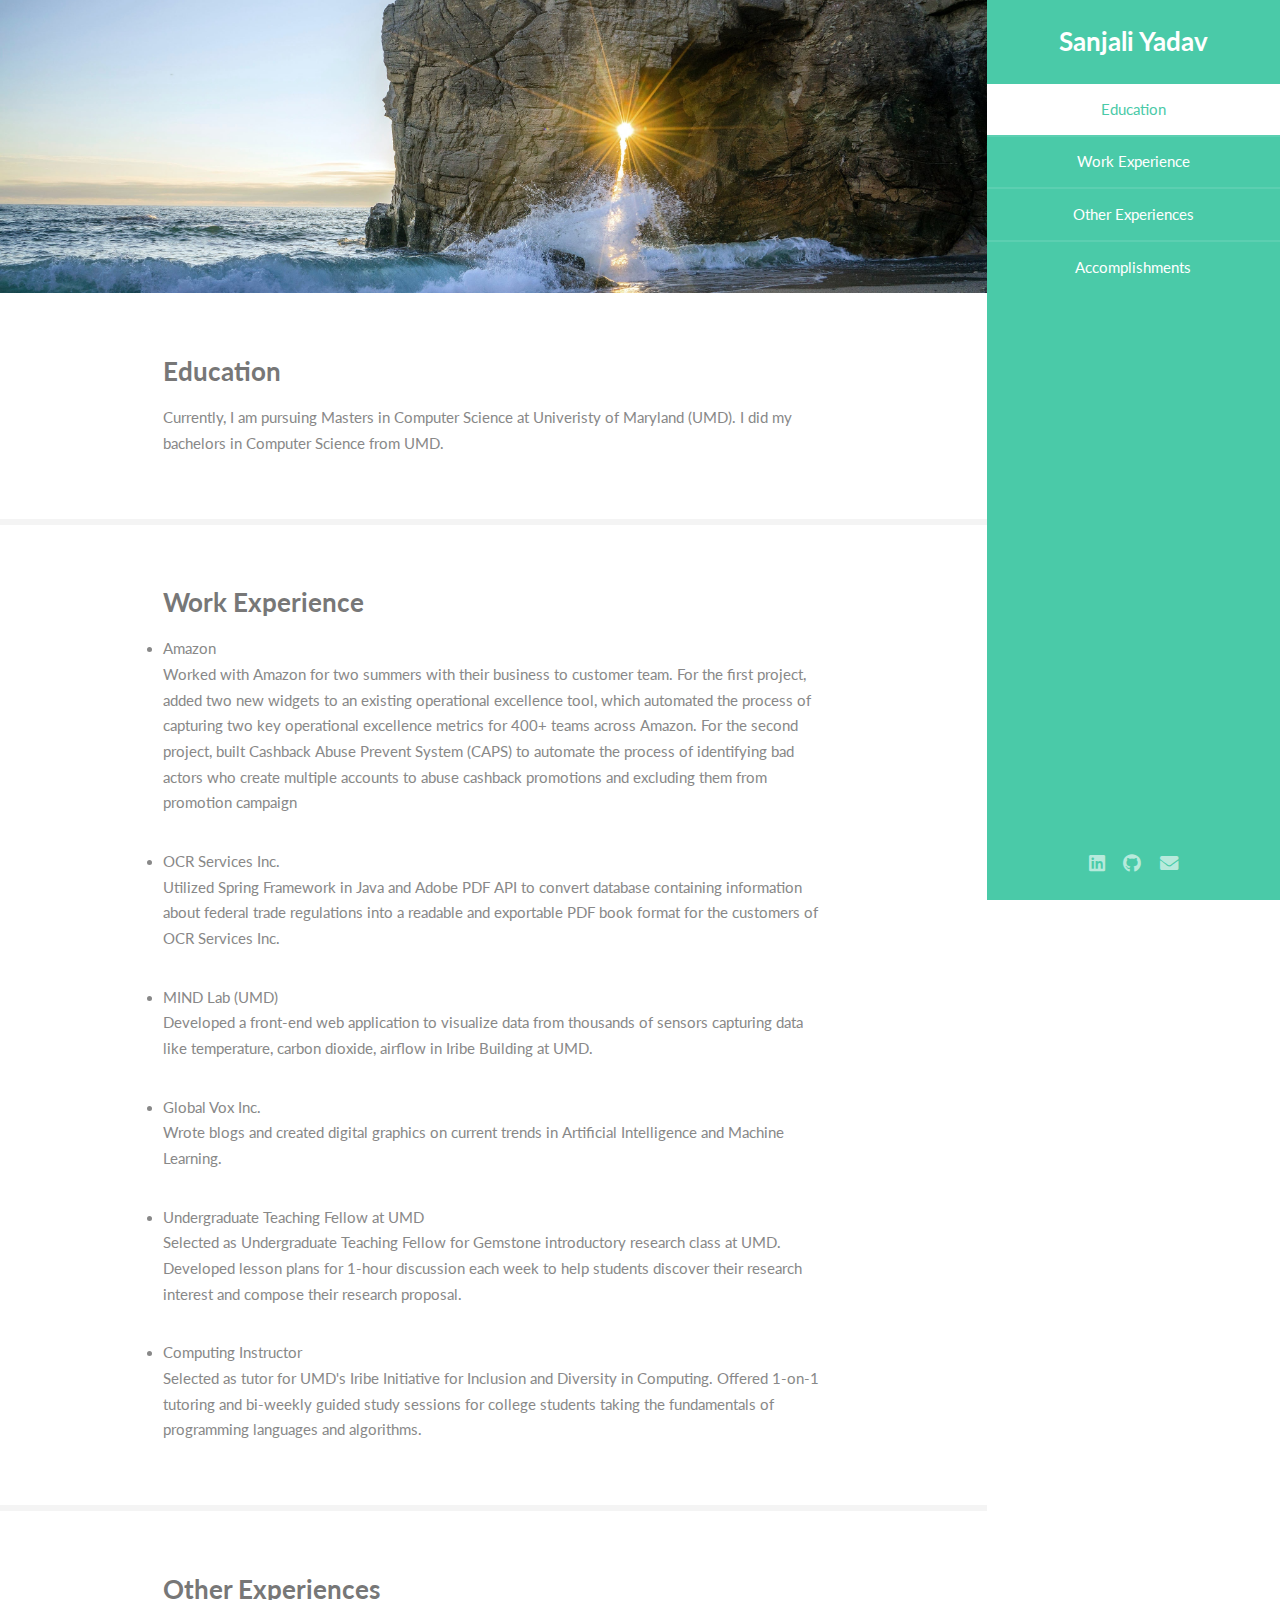
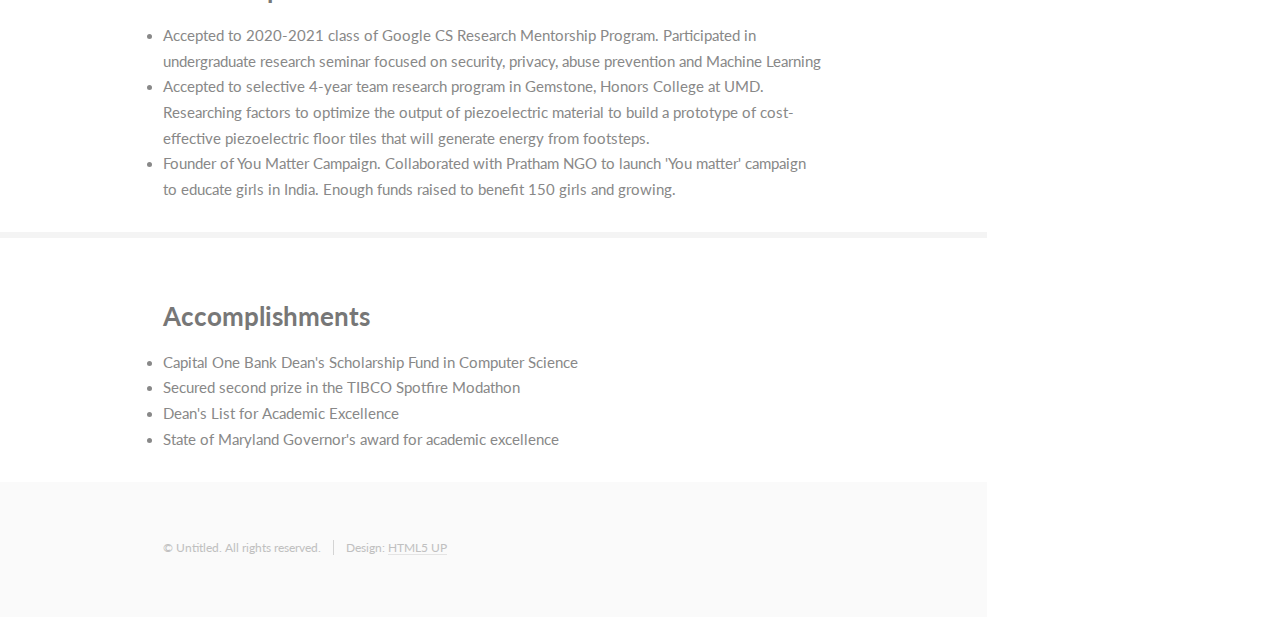
<file: index.html>
<!DOCTYPE HTML>
<!--
	Read Only by HTML5 UP
	html5up.net | @ajlkn
	Free for personal and commercial use under the CCA 3.0 license (html5up.net/license)
-->
<html>
	<head>
		<title>Read Only by HTML5 UP</title>
		<meta charset="utf-8" />
		<meta name="viewport" content="width=device-width, initial-scale=1, user-scalable=no" />
		<link rel="stylesheet" href="assets/css/main.css" />
	</head>
	<body class="is-preload">

		<!-- Header -->
			<section id="header">
				<header>
					<h1 id="logo"><a href="#">Sanjali Yadav</a></h1>
				</header>
				<nav id="nav">
					<ul>
						<li><a href="#one" class="active">Education</a></li>
						<li><a href="#two">Work Experience</a></li>
						<li><a href="#three">Other Experiences</a></li>
						<li><a href="#four">Accomplishments</a></li>
					</ul>
				</nav>
				<footer>
					<ul class="icons">
						<li><a href="https://www.linkedin.com/in/sanjali-yadav/" class="icon brands fa-linkedin"><span class="label">Linkedin</span></a></li>
						<li><a href="https://github.com/SanjaliYadav" class="icon brands fa-github"><span class="label">Github</span></a></li>
						<li><a href="sanjaliyadav17@gmail.com" class="icon solid fa-envelope"><span class="label">Email</span></a></li>
					</ul>
				</footer>
			</section>

		<!-- Wrapper -->
			<div id="wrapper">

				<!-- Main -->
					<div id="main">

						<!-- One -->
							<section id="one">
								<div class="image main" data-position="center">
									<img src="images/main.jpeg" alt="" />
								</div>
								<div class="container">
									<header class="major">
										<h3>Education</h3>
									</header>
									<p>
										Currently, I am pursuing Masters in Computer Science at Univeristy of Maryland (UMD). 
									    I did my bachelors in Computer Science from UMD.
									</p>
								</div>
							</section>

						<!-- Two -->
							<section id="two">
								<div class="container">
									<h3>Work Experience</h3>
										<li> Amazon </li>
										    <p> Worked with Amazon for two summers with their business to customer team.
											    For the first project, added two new widgets to an existing operational excellence tool, which automated the process of
												capturing two key operational excellence metrics for 400+ teams across Amazon.
											    For the second project, built Cashback Abuse Prevent System (CAPS) to automate the process of identifying bad actors who
												create multiple accounts to abuse cashback promotions and excluding them from promotion campaign </p>
										<li> OCR Services Inc.</li>
										     <p> Utilized Spring Framework in Java and Adobe PDF API to convert database containing information about
												federal trade regulations into a readable and exportable PDF book format for the customers of OCR Services Inc. </p>
										<li> MIND Lab (UMD) </li>
										     <p> Developed a front-end web application to visualize data from thousands of sensors capturing data like
												temperature, carbon dioxide, airflow in Iribe Building at UMD. </p>
										<li> Global Vox Inc. </li>
												<p> Wrote blogs and created digital graphics on current trends in Artificial Intelligence and Machine Learning.</p>
										<li> Undergraduate Teaching Fellow at UMD</li>
										        <p> Selected as Undergraduate Teaching Fellow for Gemstone introductory research class at UMD. Developed lesson plans for 1-hour discussion each week to help students discover their research interest
													and compose their research proposal.</p>
										<li> Computing Instructor </li>
										        <p> Selected as tutor for UMD's Iribe Initiative for Inclusion and Diversity in Computing. Offered 1-on-1 tutoring and bi-weekly guided study sessions for college students taking the
													fundamentals of programming languages and algorithms.</p>
								</div>
							</section>

						<!-- Three -->
							<section id="three">
								<div class="container">
									<h3>Other Experiences</h3>
									<li> Accepted to 2020-2021 class of Google CS Research Mentorship Program. Participated in undergraduate
										research seminar focused on security, privacy, abuse prevention and Machine Learning </li>
									<li> Accepted to selective 4-year team research program in Gemstone, Honors College at UMD. Researching
										factors to optimize the output of piezoelectric material to build a prototype of cost-effective piezoelectric
										floor tiles that will generate energy from footsteps. </li>
									<li> Founder of You Matter Campaign. Collaborated with Pratham NGO to launch 'You matter' campaign to educate girls in India. Enough funds raised to benefit 150 girls and growing. </li>
									
								</div>
							</section>

							<section id="four">
								<div class="container">
									<h3>Accomplishments</h3>
									<li> Capital One Bank Dean's Scholarship Fund in Computer Science </li>
									<li> Secured second prize in the TIBCO Spotfire Modathon </li>
									<li> Dean's List for Academic Excellence </li>
									<li> State of Maryland Governor's award for academic excellence </li>
									
								</div>
							</section>

						<!-- Five -->
						<!--
							<section id="five">
								<div class="container">
									<h3>Elements</h3>

									<section>
										<h4>Text</h4>
										<p>This is <b>bold</b> and this is <strong>strong</strong>. This is <i>italic</i> and this is <em>emphasized</em>.
										This is <sup>superscript</sup> text and this is <sub>subscript</sub> text.
										This is <u>underlined</u> and this is code: <code>for (;;) { ... }</code>. Finally, <a href="#">this is a link</a>.</p>
										<hr />
										<header>
											<h4>Heading with a Subtitle</h4>
											<p>Lorem ipsum dolor sit amet nullam id egestas urna aliquam</p>
										</header>
										<p>Nunc lacinia ante nunc ac lobortis. Interdum adipiscing gravida odio porttitor sem non mi integer non faucibus ornare mi ut ante amet placerat aliquet. Volutpat eu sed ante lacinia sapien lorem accumsan varius montes viverra nibh in adipiscing blandit tempus accumsan.</p>
										<header>
											<h5>Heading with a Subtitle</h5>
											<p>Lorem ipsum dolor sit amet nullam id egestas urna aliquam</p>
										</header>
										<p>Nunc lacinia ante nunc ac lobortis. Interdum adipiscing gravida odio porttitor sem non mi integer non faucibus ornare mi ut ante amet placerat aliquet. Volutpat eu sed ante lacinia sapien lorem accumsan varius montes viverra nibh in adipiscing blandit tempus accumsan.</p>
										<hr />
										<h2>Heading Level 2</h2>
										<h3>Heading Level 3</h3>
										<h4>Heading Level 4</h4>
										<h5>Heading Level 5</h5>
										<h6>Heading Level 6</h6>
										<hr />
										<h5>Blockquote</h5>
										<blockquote>Fringilla nisl. Donec accumsan interdum nisi, quis tincidunt felis sagittis eget tempus euismod. Vestibulum ante ipsum primis in faucibus vestibulum. Blandit adipiscing eu felis iaculis volutpat ac adipiscing accumsan faucibus. Vestibulum ante ipsum primis in faucibus lorem ipsum dolor sit amet nullam adipiscing eu felis.</blockquote>
										<h5>Preformatted</h5>
										<pre><code>i = 0;

while (!deck.isInOrder()) {
    print 'Iteration ' + i;
    deck.shuffle();
    i++;
}

print 'It took ' + i + ' iterations to sort the deck.';</code></pre>
									</section>

									<section>
										<h4>Lists</h4>
										<div class="row">
											<div class="col-6 col-12-xsmall">
												<h5>Unordered</h5>
												<ul>
													<li>Dolor pulvinar etiam magna etiam.</li>
													<li>Sagittis adipiscing lorem eleifend.</li>
													<li>Felis enim feugiat dolore viverra.</li>
												</ul>
												<h5>Alternate</h5>
												<ul class="alt">
													<li>Dolor pulvinar etiam magna etiam.</li>
													<li>Sagittis adipiscing lorem eleifend.</li>
													<li>Felis enim feugiat dolore viverra.</li>
												</ul>
											</div>
											<div class="col-6 col-12-xsmall">
												<h5>Ordered</h5>
												<ol>
													<li>Dolor pulvinar etiam magna etiam.</li>
													<li>Etiam vel felis at lorem sed viverra.</li>
													<li>Felis enim feugiat dolore viverra.</li>
													<li>Dolor pulvinar etiam magna etiam.</li>
													<li>Etiam vel felis at lorem sed viverra.</li>
													<li>Felis enim feugiat dolore viverra.</li>
												</ol>
												<h5>Icons</h5>
												<ul class="icons">
													<li><a href="#" class="icon brands fa-twitter"><span class="label">Twitter</span></a></li>
													<li><a href="#" class="icon brands fa-facebook-f"><span class="label">Facebook</span></a></li>
													<li><a href="#" class="icon brands fa-instagram"><span class="label">Instagram</span></a></li>
													<li><a href="#" class="icon brands fa-github"><span class="label">Github</span></a></li>
													<li><a href="#" class="icon brands fa-dribbble"><span class="label">Dribbble</span></a></li>
													<li><a href="#" class="icon brands fa-tumblr"><span class="label">Tumblr</span></a></li>
												</ul>
											</div>
										</div>
										<h5>Actions</h5>
										<ul class="actions">
											<li><a href="#" class="button primary">Default</a></li>
											<li><a href="#" class="button">Default</a></li>
											<li><a href="#" class="button alt">Default</a></li>
										</ul>
										<ul class="actions small">
											<li><a href="#" class="button primary small">Small</a></li>
											<li><a href="#" class="button small">Small</a></li>
											<li><a href="#" class="button alt small">Small</a></li>
										</ul>
										<div class="row">
											<div class="col-3 col-6-medium col-12-xsmall">
												<ul class="actions stacked">
													<li><a href="#" class="button primary">Default</a></li>
													<li><a href="#" class="button">Default</a></li>
													<li><a href="#" class="button alt">Default</a></li>
												</ul>
											</div>
											<div class="col-3 col-6 col-12-xsmall">
												<ul class="actions stacked">
													<li><a href="#" class="button primary small">Small</a></li>
													<li><a href="#" class="button small">Small</a></li>
													<li><a href="#" class="button alt small">Small</a></li>
												</ul>
											</div>
											<div class="col-3 col-6-medium col-12-xsmall">
												<ul class="actions stacked">
													<li><a href="#" class="button primary fit">Default</a></li>
													<li><a href="#" class="button fit">Default</a></li>
													<li><a href="#" class="button alt fit">Default</a></li>
												</ul>
											</div>
											<div class="col-3 col-6-medium col-12-xsmall">
												<ul class="actions stacked">
													<li><a href="#" class="button primary small fit">Small</a></li>
													<li><a href="#" class="button small fit">Small</a></li>
													<li><a href="#" class="button alt small fit">Small</a></li>
												</ul>
											</div>
										</div>
									</section>

									<section>
										<h4>Table</h4>
										<h5>Default</h5>
										<div class="table-wrapper">
											<table>
												<thead>
													<tr>
														<th>Name</th>
														<th>Description</th>
														<th>Price</th>
													</tr>
												</thead>
												<tbody>
													<tr>
														<td>Item One</td>
														<td>Ante turpis integer aliquet porttitor.</td>
														<td>29.99</td>
													</tr>
													<tr>
														<td>Item Two</td>
														<td>Vis ac commodo adipiscing arcu aliquet.</td>
														<td>19.99</td>
													</tr>
													<tr>
														<td>Item Three</td>
														<td> Morbi faucibus arcu accumsan lorem.</td>
														<td>29.99</td>
													</tr>
													<tr>
														<td>Item Four</td>
														<td>Vitae integer tempus condimentum.</td>
														<td>19.99</td>
													</tr>
													<tr>
														<td>Item Five</td>
														<td>Ante turpis integer aliquet porttitor.</td>
														<td>29.99</td>
													</tr>
												</tbody>
												<tfoot>
													<tr>
														<td colspan="2"></td>
														<td>100.00</td>
													</tr>
												</tfoot>
											</table>
										</div>

										<h5>Alternate</h5>
										<div class="table-wrapper">
											<table class="alt">
												<thead>
													<tr>
														<th>Name</th>
														<th>Description</th>
														<th>Price</th>
													</tr>
												</thead>
												<tbody>
													<tr>
														<td>Item One</td>
														<td>Ante turpis integer aliquet porttitor.</td>
														<td>29.99</td>
													</tr>
													<tr>
														<td>Item Two</td>
														<td>Vis ac commodo adipiscing arcu aliquet.</td>
														<td>19.99</td>
													</tr>
													<tr>
														<td>Item Three</td>
														<td> Morbi faucibus arcu accumsan lorem.</td>
														<td>29.99</td>
													</tr>
													<tr>
														<td>Item Four</td>
														<td>Vitae integer tempus condimentum.</td>
														<td>19.99</td>
													</tr>
													<tr>
														<td>Item Five</td>
														<td>Ante turpis integer aliquet porttitor.</td>
														<td>29.99</td>
													</tr>
												</tbody>
												<tfoot>
													<tr>
														<td colspan="2"></td>
														<td>100.00</td>
													</tr>
												</tfoot>
											</table>
										</div>
									</section>

									<section>
										<h4>Buttons</h4>
										<ul class="actions">
											<li><a href="#" class="button primary">Primary</a></li>
											<li><a href="#" class="button">Default</a></li>
											<li><a href="#" class="button alt">Alternate</a></li>
										</ul>
										<ul class="actions">
											<li><a href="#" class="button primary large">Large</a></li>
											<li><a href="#" class="button">Default</a></li>
											<li><a href="#" class="button alt small">Small</a></li>
										</ul>
										<ul class="actions fit">
											<li><a href="#" class="button primary fit">Fit</a></li>
											<li><a href="#" class="button fit">Fit</a></li>
											<li><a href="#" class="button alt fit">Fit</a></li>
										</ul>
										<ul class="actions fit small">
											<li><a href="#" class="button primary fit small">Fit + Small</a></li>
											<li><a href="#" class="button fit small">Fit + Small</a></li>
											<li><a href="#" class="button alt fit small">Fit + Small</a></li>
										</ul>
										<ul class="actions">
											<li><a href="#" class="button primary icon solid fa-download">Icon</a></li>
											<li><a href="#" class="button icon solid fa-download">Icon</a></li>
											<li><a href="#" class="button alt icon solid fa-check">Icon</a></li>
										</ul>
										<ul class="actions">
											<li><span class="button primary disabled">Primary</span></li>
											<li><span class="button disabled">Default</span></li>
											<li><span class="button alt disabled">Alternate</span></li>
										</ul>
									</section>

									<section>
										<h4>Form</h4>
										<form method="post" action="#">
											<div class="row gtr-uniform">
												<div class="col-6 col-12-xsmall">
													<input type="text" name="demo-name" id="demo-name" value="" placeholder="Name" />
												</div>
												<div class="col-6 col-12-xsmall">
													<input type="email" name="demo-email" id="demo-email" value="" placeholder="Email" />
												</div>
												<div class="col-12">
													<select name="demo-category" id="demo-category">
														<option value="">- Category -</option>
														<option value="1">Manufacturing</option>
														<option value="1">Shipping</option>
														<option value="1">Administration</option>
														<option value="1">Human Resources</option>
													</select>
												</div>
												<div class="col-4 col-12-medium">
													<input type="radio" id="demo-priority-low" name="demo-priority" checked>
													<label for="demo-priority-low">Low Priority</label>
												</div>
												<div class="col-4 col-12-medium">
													<input type="radio" id="demo-priority-normal" name="demo-priority">
													<label for="demo-priority-normal">Normal Priority</label>
												</div>
												<div class="col-4 col-12-medium">
													<input type="radio" id="demo-priority-high" name="demo-priority">
													<label for="demo-priority-high">High Priority</label>
												</div>
												<div class="col-6 col-12-medium">
													<input type="checkbox" id="demo-copy" name="demo-copy">
													<label for="demo-copy">Email me a copy of this message</label>
												</div>
												<div class="col-6 col-12-medium">
													<input type="checkbox" id="demo-human" name="demo-human" checked>
													<label for="demo-human">I am a human and not a robot</label>
												</div>
												<div class="col-12">
													<textarea name="demo-message" id="demo-message" placeholder="Enter your message" rows="6"></textarea>
												</div>
												<div class="col-12">
													<ul class="actions">
														<li><input type="submit" value="Send Message" /></li>
														<li><input type="reset" value="Reset" class="alt" /></li>
													</ul>
												</div>
											</div>
										</form>
									</section>

									<section>
										<h4>Image</h4>
										<h5>Fit</h5>
										<span class="image fit"><img src="images/banner.jpg" alt="" /></span>
										<div class="box alt">
											<div class="row gtr-50 gtr-uniform">
												<div class="col-4"><span class="image fit"><img src="images/pic01.jpg" alt="" /></span></div>
												<div class="col-4"><span class="image fit"><img src="images/pic02.jpg" alt="" /></span></div>
												<div class="col-4"><span class="image fit"><img src="images/pic03.jpg" alt="" /></span></div>
												<div class="col-4"><span class="image fit"><img src="images/pic02.jpg" alt="" /></span></div>
												<div class="col-4"><span class="image fit"><img src="images/pic03.jpg" alt="" /></span></div>
												<div class="col-4"><span class="image fit"><img src="images/pic01.jpg" alt="" /></span></div>
												<div class="col-4"><span class="image fit"><img src="images/pic03.jpg" alt="" /></span></div>
												<div class="col-4"><span class="image fit"><img src="images/pic01.jpg" alt="" /></span></div>
												<div class="col-4"><span class="image fit"><img src="images/pic02.jpg" alt="" /></span></div>
											</div>
										</div>
										<h5>Left &amp; Right</h5>
										<p><span class="image left"><img src="images/avatar.jpg" alt="" /></span>Fringilla nisl. Donec accumsan interdum nisi, quis tincidunt felis sagittis eget. tempus euismod. Vestibulum ante ipsum primis in faucibus vestibulum. Blandit adipiscing eu felis iaculis volutpat ac adipiscing accumsan eu faucibus. Integer ac pellentesque praesent tincidunt felis sagittis eget. tempus euismod. Vestibulum ante ipsum primis in faucibus vestibulum. Blandit adipiscing eu felis iaculis volutpat ac adipiscing accumsan eu faucibus. Integer ac pellentesque praesent. Donec accumsan interdum nisi, quis tincidunt felis sagittis eget. tempus euismod. Vestibulum ante ipsum primis in faucibus vestibulum. Blandit adipiscing eu felis iaculis volutpat ac adipiscing accumsan eu faucibus. Integer ac pellentesque praesent tincidunt felis sagittis eget. tempus euismod. Vestibulum ante ipsum primis in faucibus vestibulum. Blandit adipiscing eu felis iaculis volutpat ac adipiscing accumsan eu faucibus. Integer ac pellentesque praesent.</p>
										<p><span class="image right"><img src="images/avatar.jpg" alt="" /></span>Fringilla nisl. Donec accumsan interdum nisi, quis tincidunt felis sagittis eget. tempus euismod. Vestibulum ante ipsum primis in faucibus vestibulum. Blandit adipiscing eu felis iaculis volutpat ac adipiscing accumsan eu faucibus. Integer ac pellentesque praesent tincidunt felis sagittis eget. tempus euismod. Vestibulum ante ipsum primis in faucibus vestibulum. Blandit adipiscing eu felis iaculis volutpat ac adipiscing accumsan eu faucibus. Integer ac pellentesque praesent. Donec accumsan interdum nisi, quis tincidunt felis sagittis eget. tempus euismod. Vestibulum ante ipsum primis in faucibus vestibulum. Blandit adipiscing eu felis iaculis volutpat ac adipiscing accumsan eu faucibus. Integer ac pellentesque praesent tincidunt felis sagittis eget. tempus euismod. Vestibulum ante ipsum primis in faucibus vestibulum. Blandit adipiscing eu felis iaculis volutpat ac adipiscing accumsan eu faucibus. Integer ac pellentesque praesent.</p>
									</section>

								</div>
							</section>
						-->

					</div>

				<!-- Footer -->
					<section id="footer">
						<div class="container">
							<ul class="copyright">
								<li>&copy; Untitled. All rights reserved.</li><li>Design: <a href="http://html5up.net">HTML5 UP</a></li>
							</ul>
						</div>
					</section>

			</div>

		<!-- Scripts -->
			<script src="assets/js/jquery.min.js"></script>
			<script src="assets/js/jquery.scrollex.min.js"></script>
			<script src="assets/js/jquery.scrolly.min.js"></script>
			<script src="assets/js/browser.min.js"></script>
			<script src="assets/js/breakpoints.min.js"></script>
			<script src="assets/js/util.js"></script>
			<script src="assets/js/main.js"></script>

	</body>
</html>
</file>
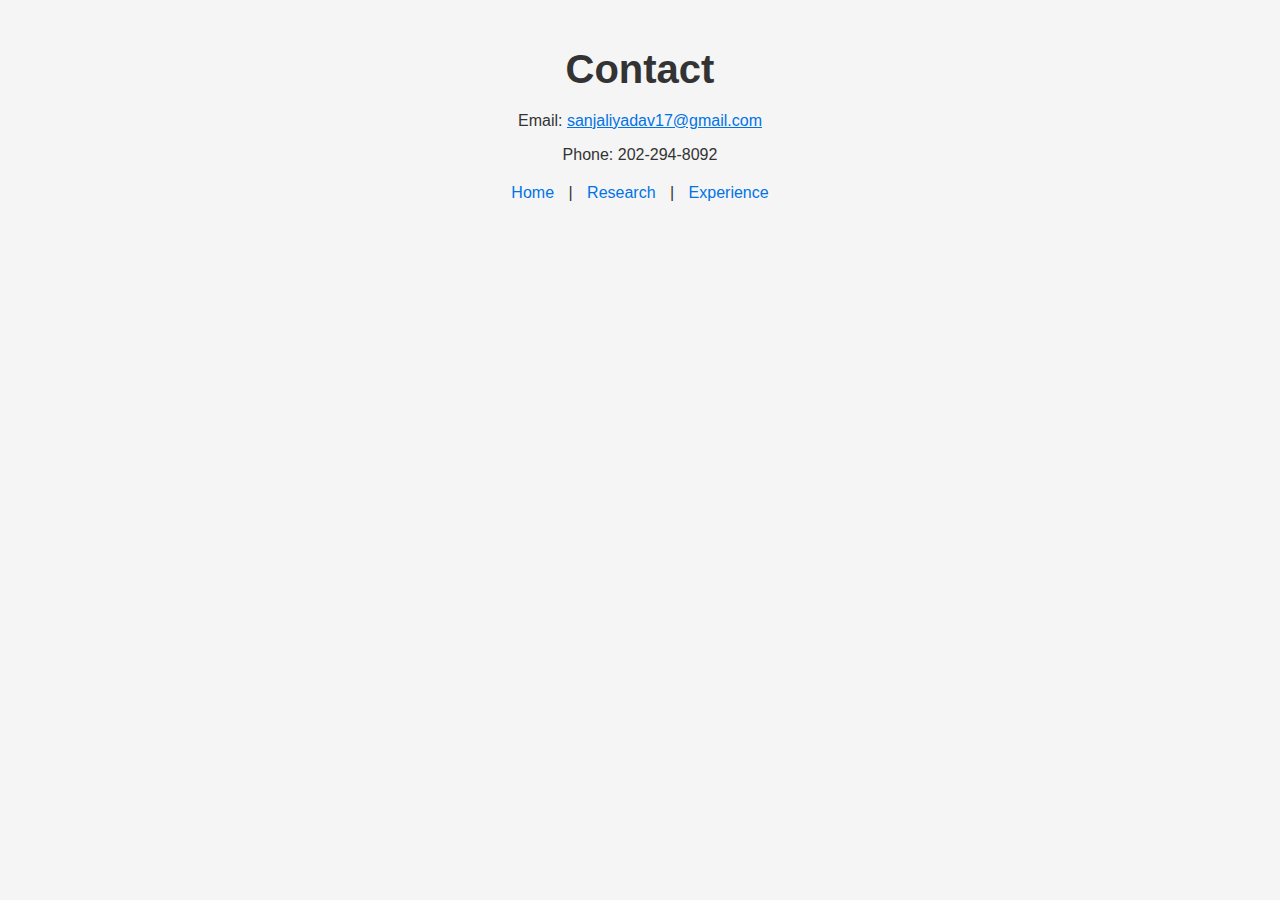
<file: contact.html>
<!DOCTYPE html>
<html lang="en">
<head>
  <meta charset="UTF-8">
  <meta name="viewport" content="width=device-width, initial-scale=1.0">
  <title>Contact | Sanjali Yadav</title>
  <link rel="stylesheet" href="style.css">
</head>
<body>
  <div class="container">
    <h1>Contact</h1>
    <section>
      <p>Email: <a href="mailto:sanjaliyadav17@gmail.com">sanjaliyadav17@gmail.com</a></p>
      <p>Phone: 202-294-8092</p>
    </section>
    <nav>
      <a href="index.html">Home</a> | <a href="research.html">Research</a> | <a href="experience.html">Experience</a>
    </nav>
  </div>
</body>
</html>
</file>
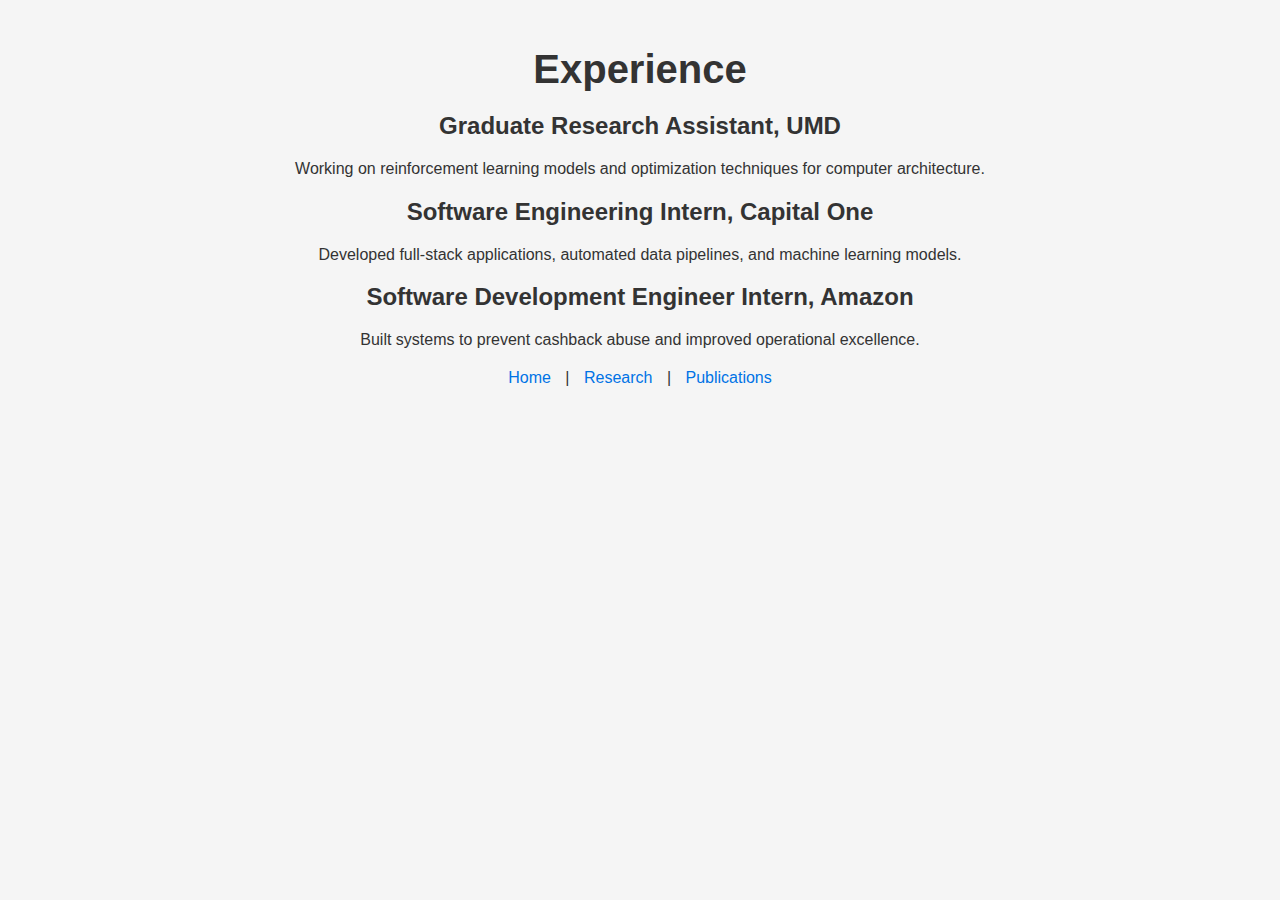
<file: experience.html>
<!DOCTYPE html>
<html lang="en">
<head>
  <meta charset="UTF-8">
  <meta name="viewport" content="width=device-width, initial-scale=1.0">
  <title>Experience | Sanjali Yadav</title>
  <link rel="stylesheet" href="style.css">
</head>
<body>
  <div class="container">
    <h1>Experience</h1>
    <section>
      <h2>Graduate Research Assistant, UMD</h2>
      <p>Working on reinforcement learning models and optimization techniques for computer architecture.</p>

      <h2>Software Engineering Intern, Capital One</h2>
      <p>Developed full-stack applications, automated data pipelines, and machine learning models.</p>

      <h2>Software Development Engineer Intern, Amazon</h2>
      <p>Built systems to prevent cashback abuse and improved operational excellence.</p>
    </section>
    <nav>
      <a href="index.html">Home</a> | <a href="research.html">Research</a> | <a href="publications.html">Publications</a>
    </nav>
  </div>
</body>
</html>
</file>
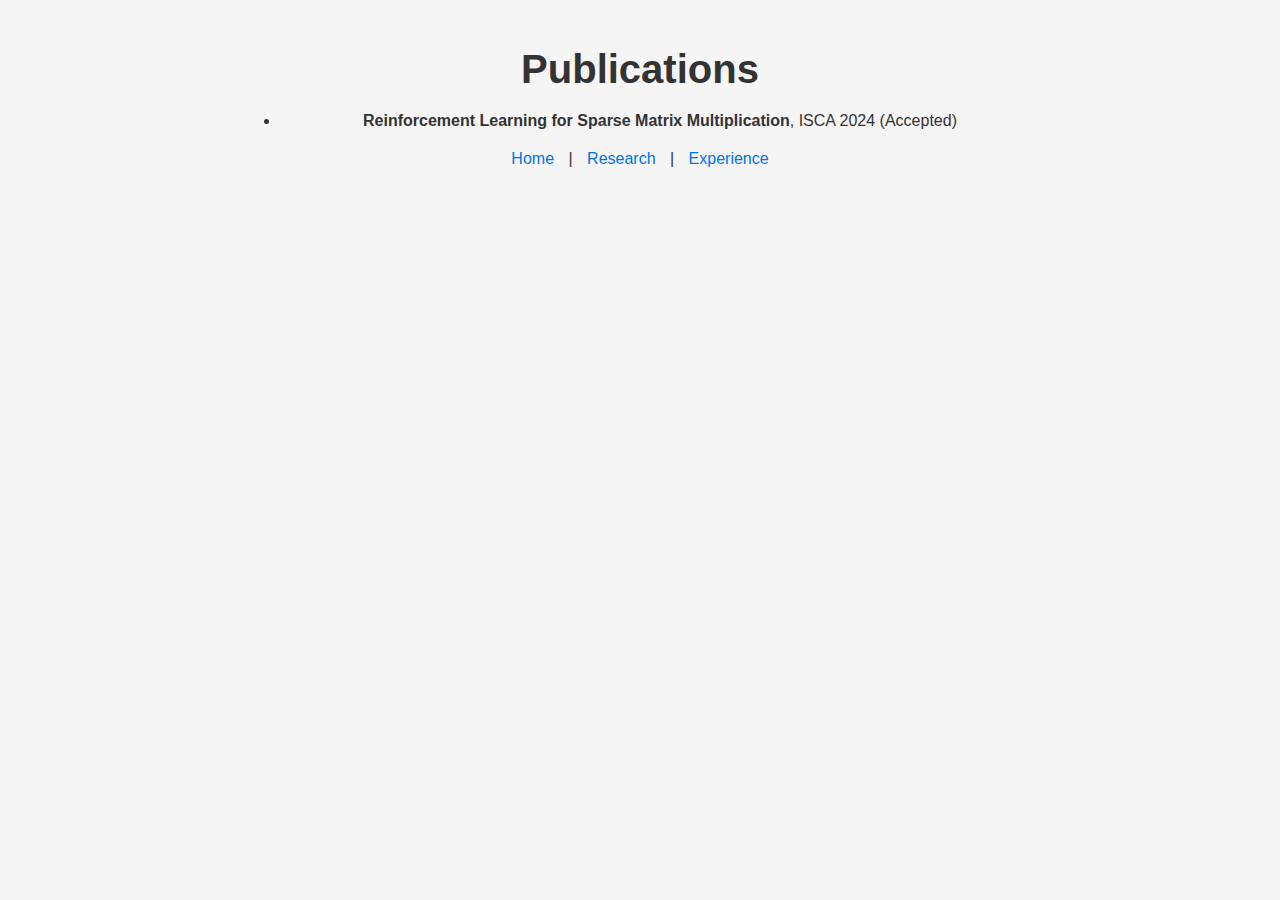
<file: publications.html>
<!DOCTYPE html>
<html lang="en">
<head>
  <meta charset="UTF-8">
  <meta name="viewport" content="width=device-width, initial-scale=1.0">
  <title>Publications | Sanjali Yadav</title>
  <link rel="stylesheet" href="style.css">
</head>
<body>
  <div class="container">
    <h1>Publications</h1>
    <section>
      <ul>
        <li><strong>Reinforcement Learning for Sparse Matrix Multiplication</strong>, ISCA 2024 (Accepted)</li>
      </ul>
    </section>
    <nav>
      <a href="index.html">Home</a> | <a href="research.html">Research</a> | <a href="experience.html">Experience</a>
    </nav>
  </div>
</body>
</html>
</file>
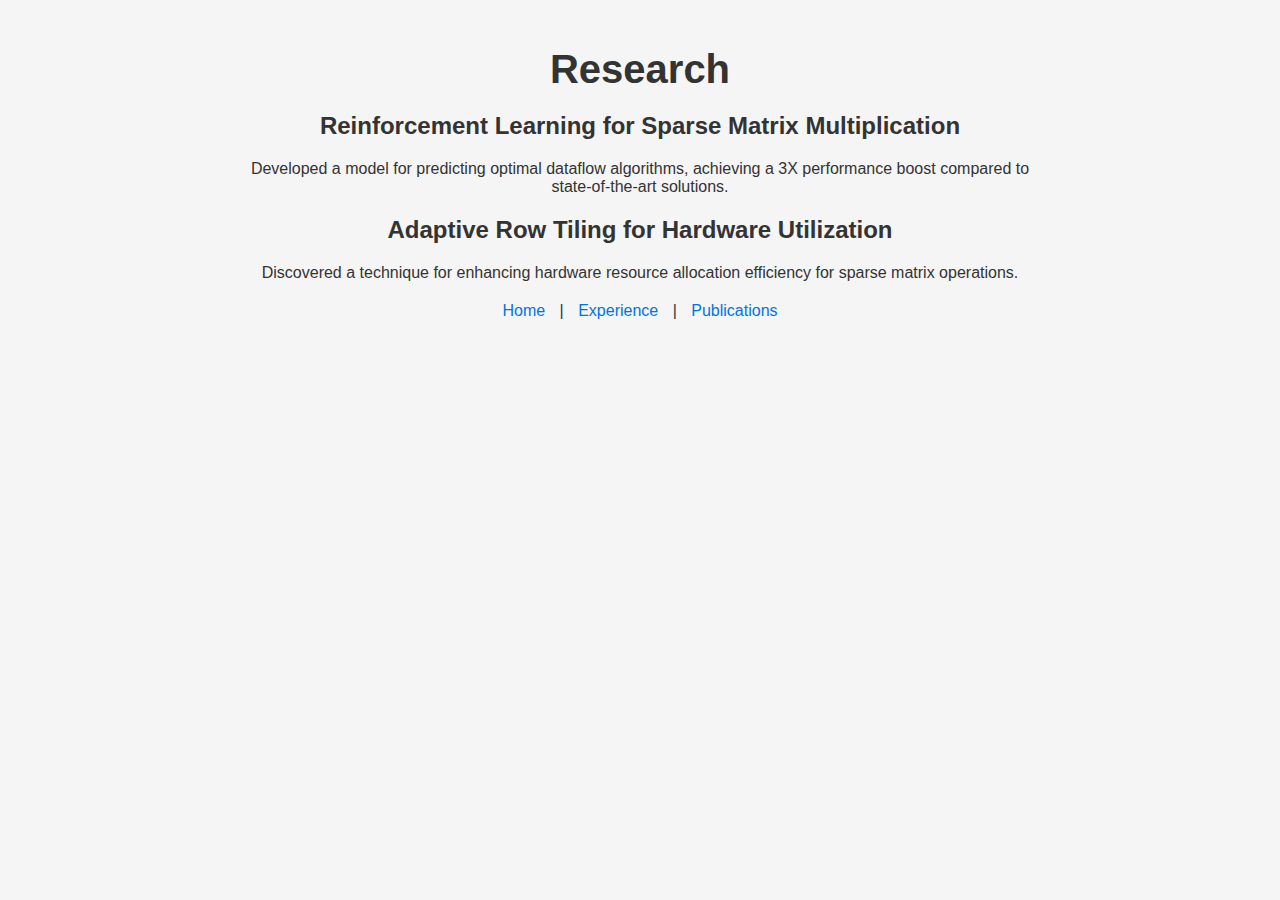
<file: research.html>
<!DOCTYPE html>
<html lang="en">
<head>
  <meta charset="UTF-8">
  <meta name="viewport" content="width=device-width, initial-scale=1.0">
  <title>Research | Sanjali Yadav</title>
  <link rel="stylesheet" href="style.css">
</head>
<body>
  <div class="container">
    <h1>Research</h1>
    <section>
      <h2>Reinforcement Learning for Sparse Matrix Multiplication</h2>
      <p>Developed a model for predicting optimal dataflow algorithms, achieving a 3X performance boost compared to state-of-the-art solutions.</p>

      <h2>Adaptive Row Tiling for Hardware Utilization</h2>
      <p>Discovered a technique for enhancing hardware resource allocation efficiency for sparse matrix operations.</p>
    </section>
    <nav>
      <a href="index.html">Home</a> | <a href="experience.html">Experience</a> | <a href="publications.html">Publications</a>
    </nav>
  </div>
</body>
</html>
</file>
<file: style.css>
body {
    font-family: Arial, sans-serif;
    background-color: #f5f5f5;
    color: #333;
    margin: 0;
    padding: 0;
  }
  
  .container {
    max-width: 800px;
    margin: 0 auto;
    padding: 20px;
  }
  
  h1 {
    text-align: center;
    font-size: 2.5em;
    margin-bottom: 20px;
  }
  
  p, h2, ul {
    text-align: center;
  }
  
  nav {
    text-align: center;
    margin-top: 20px;
  }
  
  nav a {
    margin: 0 10px;
    text-decoration: none;
    color: #0073e6;
  }
  
  nav a:hover {
    text-decoration: underline;
  }
  
  section {
    margin-top: 20px;
  }
  
  a {
    color: #0073e6;
  }
  
  a:hover {
    text-decoration: underline;
  }
</file>
<file: assets/css/main.css>
@import url("fontawesome-all.min.css");
@import url("https://fonts.googleapis.com/css?family=Lato:400,400italic,700,700italic|Source+Code+Pro:400");

/*
	Read Only by HTML5 UP
	html5up.net | @ajlkn
	Free for personal and commercial use under the CCA 3.0 license (html5up.net/license)
*/

html, body, div, span, applet, object,
iframe, h1, h2, h3, h4, h5, h6, p, blockquote,
pre, a, abbr, acronym, address, big, cite,
code, del, dfn, em, img, ins, kbd, q, s, samp,
small, strike, strong, sub, sup, tt, var, b,
u, i, center, dl, dt, dd, ol, ul, li, fieldset,
form, label, legend, table, caption, tbody,
tfoot, thead, tr, th, td, article, aside,
canvas, details, embed, figure, figcaption,
footer, header, hgroup, menu, nav, output, ruby,
section, summary, time, mark, audio, video {
	margin: 0;
	padding: 0;
	border: 0;
	font-size: 100%;
	font: inherit;
	vertical-align: baseline;}

article, aside, details, figcaption, figure,
footer, header, hgroup, menu, nav, section {
	display: block;}

body {
	line-height: 1;
}

ol, ul {
	list-style: none;
}

blockquote, q {
	quotes: none;
}

	blockquote:before, blockquote:after, q:before, q:after {
		content: '';
		content: none;
	}

table {
	border-collapse: collapse;
	border-spacing: 0;
}

body {
	-webkit-text-size-adjust: none;
}

mark {
	background-color: transparent;
	color: inherit;
}

input::-moz-focus-inner {
	border: 0;
	padding: 0;
}

input, select, textarea {
	-moz-appearance: none;
	-webkit-appearance: none;
	-ms-appearance: none;
	appearance: none;
}

/* Basic */

	html {
		box-sizing: border-box;
	}

	*, *:before, *:after {
		box-sizing: inherit;
	}

	body {
		background: #fff;
	}

		body.is-preload *, body.is-preload *:before, body.is-preload *:after {
			-moz-animation: none !important;
			-webkit-animation: none !important;
			-ms-animation: none !important;
			animation: none !important;
			-moz-transition: none !important;
			-webkit-transition: none !important;
			-ms-transition: none !important;
			transition: none !important;
		}

	body, input, select, textarea {
		color: #888;
		font-family: "Lato", sans-serif;
		font-size: 16pt;
		font-weight: 400;
		line-height: 1.75em;
	}

	a {
		-moz-transition: color 0.2s ease-in-out, border-color 0.2s ease-in-out;
		-webkit-transition: color 0.2s ease-in-out, border-color 0.2s ease-in-out;
		-ms-transition: color 0.2s ease-in-out, border-color 0.2s ease-in-out;
		transition: color 0.2s ease-in-out, border-color 0.2s ease-in-out;
		border-bottom: solid 1px #e4e4e4;
		color: inherit;
		text-decoration: none;
	}

		a:hover {
			border-bottom-color: transparent;
			color: #4acaa8 !important;
		}

	strong, b {
		color: #777;
		font-weight: 700;
	}

	em, i {
		font-style: italic;
	}

	p {
		margin: 0 0 2.25em 0;
	}

	h1, h2, h3, h4, h5, h6 {
		color: #777;
		font-weight: 700;
		line-height: 1em;
		margin: 0 0 0.5625em 0;
	}

		h1 a, h2 a, h3 a, h4 a, h5 a, h6 a {
			border: 0;
			color: inherit;
			text-decoration: none;
		}

	h2 {
		font-size: 2em;
		line-height: 1.5em;
	}

	h3 {
		font-size: 1.75em;
		line-height: 1.5em;
	}

	h4 {
		font-size: 1.25em;
		line-height: 1.5em;
	}

	h5 {
		font-size: 0.9em;
		line-height: 1.5em;
	}

	h6 {
		font-size: 0.7em;
		line-height: 1.5em;
	}

	sub {
		font-size: 0.8em;
		position: relative;
		top: 0.5em;
	}

	sup {
		font-size: 0.8em;
		position: relative;
		top: -0.5em;
	}

	hr {
		border: 0;
		border-bottom: solid 2px #f4f4f4;
		margin: 2.25em 0;
	}

		hr.major {
			margin: 3.375em 0;
		}

	blockquote {
		border-left: solid 8px #e4e4e4;
		font-style: italic;
		margin: 0 0 2.25em 0;
		padding: 0.5em 0 0.5em 2em;
	}

	code {
		background: #555;
		border-radius: 5px;
		color: #fff;
		font-family: "Source Code Pro", monospace;
		font-size: 0.9em;
		margin: 0 0.25em;
		padding: 0.25em 0.65em;
	}

	pre {
		font-family: "Source Code Pro", monospace;
		font-size: 0.9em;
		margin: 0 0 2.25em 0;
	}

		pre code {
			-webkit-overflow-scrolling: touch;
			display: block;
			line-height: 1.5em;
			overflow-x: auto;
			padding: 1em 1.5em;
		}

	.align-left {
		text-align: left;
	}

	.align-center {
		text-align: center;
	}

	.align-right {
		text-align: right;
	}

/* Row */

	.row {
		display: flex;
		flex-wrap: wrap;
		box-sizing: border-box;
		align-items: stretch;
	}

		.row > * {
			box-sizing: border-box;
		}

		.row.gtr-uniform > * > :last-child {
			margin-bottom: 0;
		}

		.row.aln-left {
			justify-content: flex-start;
		}

		.row.aln-center {
			justify-content: center;
		}

		.row.aln-right {
			justify-content: flex-end;
		}

		.row.aln-top {
			align-items: flex-start;
		}

		.row.aln-middle {
			align-items: center;
		}

		.row.aln-bottom {
			align-items: flex-end;
		}

		.row > .imp {
			order: -1;
		}

		.row > .col-1 {
			width: 8.33333%;
		}

		.row > .off-1 {
			margin-left: 8.33333%;
		}

		.row > .col-2 {
			width: 16.66667%;
		}

		.row > .off-2 {
			margin-left: 16.66667%;
		}

		.row > .col-3 {
			width: 25%;
		}

		.row > .off-3 {
			margin-left: 25%;
		}

		.row > .col-4 {
			width: 33.33333%;
		}

		.row > .off-4 {
			margin-left: 33.33333%;
		}

		.row > .col-5 {
			width: 41.66667%;
		}

		.row > .off-5 {
			margin-left: 41.66667%;
		}

		.row > .col-6 {
			width: 50%;
		}

		.row > .off-6 {
			margin-left: 50%;
		}

		.row > .col-7 {
			width: 58.33333%;
		}

		.row > .off-7 {
			margin-left: 58.33333%;
		}

		.row > .col-8 {
			width: 66.66667%;
		}

		.row > .off-8 {
			margin-left: 66.66667%;
		}

		.row > .col-9 {
			width: 75%;
		}

		.row > .off-9 {
			margin-left: 75%;
		}

		.row > .col-10 {
			width: 83.33333%;
		}

		.row > .off-10 {
			margin-left: 83.33333%;
		}

		.row > .col-11 {
			width: 91.66667%;
		}

		.row > .off-11 {
			margin-left: 91.66667%;
		}

		.row > .col-12 {
			width: 100%;
		}

		.row > .off-12 {
			margin-left: 100%;
		}

		.row.gtr-0 {
			margin-top: 0;
			margin-left: 0em;
		}

			.row.gtr-0 > * {
				padding: 0 0 0 0em;
			}

			.row.gtr-0.gtr-uniform {
				margin-top: 0em;
			}

				.row.gtr-0.gtr-uniform > * {
					padding-top: 0em;
				}

		.row.gtr-25 {
			margin-top: 0;
			margin-left: -0.5em;
		}

			.row.gtr-25 > * {
				padding: 0 0 0 0.5em;
			}

			.row.gtr-25.gtr-uniform {
				margin-top: -0.5em;
			}

				.row.gtr-25.gtr-uniform > * {
					padding-top: 0.5em;
				}

		.row.gtr-50 {
			margin-top: 0;
			margin-left: -1em;
		}

			.row.gtr-50 > * {
				padding: 0 0 0 1em;
			}

			.row.gtr-50.gtr-uniform {
				margin-top: -1em;
			}

				.row.gtr-50.gtr-uniform > * {
					padding-top: 1em;
				}

		.row {
			margin-top: 0;
			margin-left: -2em;
		}

			.row > * {
				padding: 0 0 0 2em;
			}

			.row.gtr-uniform {
				margin-top: -2em;
			}

				.row.gtr-uniform > * {
					padding-top: 2em;
				}

		.row.gtr-150 {
			margin-top: 0;
			margin-left: -3em;
		}

			.row.gtr-150 > * {
				padding: 0 0 0 3em;
			}

			.row.gtr-150.gtr-uniform {
				margin-top: -3em;
			}

				.row.gtr-150.gtr-uniform > * {
					padding-top: 3em;
				}

		.row.gtr-200 {
			margin-top: 0;
			margin-left: -4em;
		}

			.row.gtr-200 > * {
				padding: 0 0 0 4em;
			}

			.row.gtr-200.gtr-uniform {
				margin-top: -4em;
			}

				.row.gtr-200.gtr-uniform > * {
					padding-top: 4em;
				}

		@media screen and (max-width: 1680px) {

			.row {
				display: flex;
				flex-wrap: wrap;
				box-sizing: border-box;
				align-items: stretch;
			}

				.row > * {
					box-sizing: border-box;
				}

				.row.gtr-uniform > * > :last-child {
					margin-bottom: 0;
				}

				.row.aln-left {
					justify-content: flex-start;
				}

				.row.aln-center {
					justify-content: center;
				}

				.row.aln-right {
					justify-content: flex-end;
				}

				.row.aln-top {
					align-items: flex-start;
				}

				.row.aln-middle {
					align-items: center;
				}

				.row.aln-bottom {
					align-items: flex-end;
				}

				.row > .imp-xlarge {
					order: -1;
				}

				.row > .col-1-xlarge {
					width: 8.33333%;
				}

				.row > .off-1-xlarge {
					margin-left: 8.33333%;
				}

				.row > .col-2-xlarge {
					width: 16.66667%;
				}

				.row > .off-2-xlarge {
					margin-left: 16.66667%;
				}

				.row > .col-3-xlarge {
					width: 25%;
				}

				.row > .off-3-xlarge {
					margin-left: 25%;
				}

				.row > .col-4-xlarge {
					width: 33.33333%;
				}

				.row > .off-4-xlarge {
					margin-left: 33.33333%;
				}

				.row > .col-5-xlarge {
					width: 41.66667%;
				}

				.row > .off-5-xlarge {
					margin-left: 41.66667%;
				}

				.row > .col-6-xlarge {
					width: 50%;
				}

				.row > .off-6-xlarge {
					margin-left: 50%;
				}

				.row > .col-7-xlarge {
					width: 58.33333%;
				}

				.row > .off-7-xlarge {
					margin-left: 58.33333%;
				}

				.row > .col-8-xlarge {
					width: 66.66667%;
				}

				.row > .off-8-xlarge {
					margin-left: 66.66667%;
				}

				.row > .col-9-xlarge {
					width: 75%;
				}

				.row > .off-9-xlarge {
					margin-left: 75%;
				}

				.row > .col-10-xlarge {
					width: 83.33333%;
				}

				.row > .off-10-xlarge {
					margin-left: 83.33333%;
				}

				.row > .col-11-xlarge {
					width: 91.66667%;
				}

				.row > .off-11-xlarge {
					margin-left: 91.66667%;
				}

				.row > .col-12-xlarge {
					width: 100%;
				}

				.row > .off-12-xlarge {
					margin-left: 100%;
				}

				.row.gtr-0 {
					margin-top: 0;
					margin-left: 0em;
				}

					.row.gtr-0 > * {
						padding: 0 0 0 0em;
					}

					.row.gtr-0.gtr-uniform {
						margin-top: 0em;
					}

						.row.gtr-0.gtr-uniform > * {
							padding-top: 0em;
						}

				.row.gtr-25 {
					margin-top: 0;
					margin-left: -0.5em;
				}

					.row.gtr-25 > * {
						padding: 0 0 0 0.5em;
					}

					.row.gtr-25.gtr-uniform {
						margin-top: -0.5em;
					}

						.row.gtr-25.gtr-uniform > * {
							padding-top: 0.5em;
						}

				.row.gtr-50 {
					margin-top: 0;
					margin-left: -1em;
				}

					.row.gtr-50 > * {
						padding: 0 0 0 1em;
					}

					.row.gtr-50.gtr-uniform {
						margin-top: -1em;
					}

						.row.gtr-50.gtr-uniform > * {
							padding-top: 1em;
						}

				.row {
					margin-top: 0;
					margin-left: -2em;
				}

					.row > * {
						padding: 0 0 0 2em;
					}

					.row.gtr-uniform {
						margin-top: -2em;
					}

						.row.gtr-uniform > * {
							padding-top: 2em;
						}

				.row.gtr-150 {
					margin-top: 0;
					margin-left: -3em;
				}

					.row.gtr-150 > * {
						padding: 0 0 0 3em;
					}

					.row.gtr-150.gtr-uniform {
						margin-top: -3em;
					}

						.row.gtr-150.gtr-uniform > * {
							padding-top: 3em;
						}

				.row.gtr-200 {
					margin-top: 0;
					margin-left: -4em;
				}

					.row.gtr-200 > * {
						padding: 0 0 0 4em;
					}

					.row.gtr-200.gtr-uniform {
						margin-top: -4em;
					}

						.row.gtr-200.gtr-uniform > * {
							padding-top: 4em;
						}

		}

		@media screen and (max-width: 1280px) {

			.row {
				display: flex;
				flex-wrap: wrap;
				box-sizing: border-box;
				align-items: stretch;
			}

				.row > * {
					box-sizing: border-box;
				}

				.row.gtr-uniform > * > :last-child {
					margin-bottom: 0;
				}

				.row.aln-left {
					justify-content: flex-start;
				}

				.row.aln-center {
					justify-content: center;
				}

				.row.aln-right {
					justify-content: flex-end;
				}

				.row.aln-top {
					align-items: flex-start;
				}

				.row.aln-middle {
					align-items: center;
				}

				.row.aln-bottom {
					align-items: flex-end;
				}

				.row > .imp-large {
					order: -1;
				}

				.row > .col-1-large {
					width: 8.33333%;
				}

				.row > .off-1-large {
					margin-left: 8.33333%;
				}

				.row > .col-2-large {
					width: 16.66667%;
				}

				.row > .off-2-large {
					margin-left: 16.66667%;
				}

				.row > .col-3-large {
					width: 25%;
				}

				.row > .off-3-large {
					margin-left: 25%;
				}

				.row > .col-4-large {
					width: 33.33333%;
				}

				.row > .off-4-large {
					margin-left: 33.33333%;
				}

				.row > .col-5-large {
					width: 41.66667%;
				}

				.row > .off-5-large {
					margin-left: 41.66667%;
				}

				.row > .col-6-large {
					width: 50%;
				}

				.row > .off-6-large {
					margin-left: 50%;
				}

				.row > .col-7-large {
					width: 58.33333%;
				}

				.row > .off-7-large {
					margin-left: 58.33333%;
				}

				.row > .col-8-large {
					width: 66.66667%;
				}

				.row > .off-8-large {
					margin-left: 66.66667%;
				}

				.row > .col-9-large {
					width: 75%;
				}

				.row > .off-9-large {
					margin-left: 75%;
				}

				.row > .col-10-large {
					width: 83.33333%;
				}

				.row > .off-10-large {
					margin-left: 83.33333%;
				}

				.row > .col-11-large {
					width: 91.66667%;
				}

				.row > .off-11-large {
					margin-left: 91.66667%;
				}

				.row > .col-12-large {
					width: 100%;
				}

				.row > .off-12-large {
					margin-left: 100%;
				}

				.row.gtr-0 {
					margin-top: 0;
					margin-left: 0em;
				}

					.row.gtr-0 > * {
						padding: 0 0 0 0em;
					}

					.row.gtr-0.gtr-uniform {
						margin-top: 0em;
					}

						.row.gtr-0.gtr-uniform > * {
							padding-top: 0em;
						}

				.row.gtr-25 {
					margin-top: 0;
					margin-left: -0.375em;
				}

					.row.gtr-25 > * {
						padding: 0 0 0 0.375em;
					}

					.row.gtr-25.gtr-uniform {
						margin-top: -0.375em;
					}

						.row.gtr-25.gtr-uniform > * {
							padding-top: 0.375em;
						}

				.row.gtr-50 {
					margin-top: 0;
					margin-left: -0.75em;
				}

					.row.gtr-50 > * {
						padding: 0 0 0 0.75em;
					}

					.row.gtr-50.gtr-uniform {
						margin-top: -0.75em;
					}

						.row.gtr-50.gtr-uniform > * {
							padding-top: 0.75em;
						}

				.row {
					margin-top: 0;
					margin-left: -1.5em;
				}

					.row > * {
						padding: 0 0 0 1.5em;
					}

					.row.gtr-uniform {
						margin-top: -1.5em;
					}

						.row.gtr-uniform > * {
							padding-top: 1.5em;
						}

				.row.gtr-150 {
					margin-top: 0;
					margin-left: -2.25em;
				}

					.row.gtr-150 > * {
						padding: 0 0 0 2.25em;
					}

					.row.gtr-150.gtr-uniform {
						margin-top: -2.25em;
					}

						.row.gtr-150.gtr-uniform > * {
							padding-top: 2.25em;
						}

				.row.gtr-200 {
					margin-top: 0;
					margin-left: -3em;
				}

					.row.gtr-200 > * {
						padding: 0 0 0 3em;
					}

					.row.gtr-200.gtr-uniform {
						margin-top: -3em;
					}

						.row.gtr-200.gtr-uniform > * {
							padding-top: 3em;
						}

		}

		@media screen and (max-width: 1024px) {

			.row {
				display: flex;
				flex-wrap: wrap;
				box-sizing: border-box;
				align-items: stretch;
			}

				.row > * {
					box-sizing: border-box;
				}

				.row.gtr-uniform > * > :last-child {
					margin-bottom: 0;
				}

				.row.aln-left {
					justify-content: flex-start;
				}

				.row.aln-center {
					justify-content: center;
				}

				.row.aln-right {
					justify-content: flex-end;
				}

				.row.aln-top {
					align-items: flex-start;
				}

				.row.aln-middle {
					align-items: center;
				}

				.row.aln-bottom {
					align-items: flex-end;
				}

				.row > .imp-medium {
					order: -1;
				}

				.row > .col-1-medium {
					width: 8.33333%;
				}

				.row > .off-1-medium {
					margin-left: 8.33333%;
				}

				.row > .col-2-medium {
					width: 16.66667%;
				}

				.row > .off-2-medium {
					margin-left: 16.66667%;
				}

				.row > .col-3-medium {
					width: 25%;
				}

				.row > .off-3-medium {
					margin-left: 25%;
				}

				.row > .col-4-medium {
					width: 33.33333%;
				}

				.row > .off-4-medium {
					margin-left: 33.33333%;
				}

				.row > .col-5-medium {
					width: 41.66667%;
				}

				.row > .off-5-medium {
					margin-left: 41.66667%;
				}

				.row > .col-6-medium {
					width: 50%;
				}

				.row > .off-6-medium {
					margin-left: 50%;
				}

				.row > .col-7-medium {
					width: 58.33333%;
				}

				.row > .off-7-medium {
					margin-left: 58.33333%;
				}

				.row > .col-8-medium {
					width: 66.66667%;
				}

				.row > .off-8-medium {
					margin-left: 66.66667%;
				}

				.row > .col-9-medium {
					width: 75%;
				}

				.row > .off-9-medium {
					margin-left: 75%;
				}

				.row > .col-10-medium {
					width: 83.33333%;
				}

				.row > .off-10-medium {
					margin-left: 83.33333%;
				}

				.row > .col-11-medium {
					width: 91.66667%;
				}

				.row > .off-11-medium {
					margin-left: 91.66667%;
				}

				.row > .col-12-medium {
					width: 100%;
				}

				.row > .off-12-medium {
					margin-left: 100%;
				}

				.row.gtr-0 {
					margin-top: 0;
					margin-left: 0em;
				}

					.row.gtr-0 > * {
						padding: 0 0 0 0em;
					}

					.row.gtr-0.gtr-uniform {
						margin-top: 0em;
					}

						.row.gtr-0.gtr-uniform > * {
							padding-top: 0em;
						}

				.row.gtr-25 {
					margin-top: 0;
					margin-left: -0.375em;
				}

					.row.gtr-25 > * {
						padding: 0 0 0 0.375em;
					}

					.row.gtr-25.gtr-uniform {
						margin-top: -0.375em;
					}

						.row.gtr-25.gtr-uniform > * {
							padding-top: 0.375em;
						}

				.row.gtr-50 {
					margin-top: 0;
					margin-left: -0.75em;
				}

					.row.gtr-50 > * {
						padding: 0 0 0 0.75em;
					}

					.row.gtr-50.gtr-uniform {
						margin-top: -0.75em;
					}

						.row.gtr-50.gtr-uniform > * {
							padding-top: 0.75em;
						}

				.row {
					margin-top: 0;
					margin-left: -1.5em;
				}

					.row > * {
						padding: 0 0 0 1.5em;
					}

					.row.gtr-uniform {
						margin-top: -1.5em;
					}

						.row.gtr-uniform > * {
							padding-top: 1.5em;
						}

				.row.gtr-150 {
					margin-top: 0;
					margin-left: -2.25em;
				}

					.row.gtr-150 > * {
						padding: 0 0 0 2.25em;
					}

					.row.gtr-150.gtr-uniform {
						margin-top: -2.25em;
					}

						.row.gtr-150.gtr-uniform > * {
							padding-top: 2.25em;
						}

				.row.gtr-200 {
					margin-top: 0;
					margin-left: -3em;
				}

					.row.gtr-200 > * {
						padding: 0 0 0 3em;
					}

					.row.gtr-200.gtr-uniform {
						margin-top: -3em;
					}

						.row.gtr-200.gtr-uniform > * {
							padding-top: 3em;
						}

		}

		@media screen and (max-width: 736px) {

			.row {
				display: flex;
				flex-wrap: wrap;
				box-sizing: border-box;
				align-items: stretch;
			}

				.row > * {
					box-sizing: border-box;
				}

				.row.gtr-uniform > * > :last-child {
					margin-bottom: 0;
				}

				.row.aln-left {
					justify-content: flex-start;
				}

				.row.aln-center {
					justify-content: center;
				}

				.row.aln-right {
					justify-content: flex-end;
				}

				.row.aln-top {
					align-items: flex-start;
				}

				.row.aln-middle {
					align-items: center;
				}

				.row.aln-bottom {
					align-items: flex-end;
				}

				.row > .imp-small {
					order: -1;
				}

				.row > .col-1-small {
					width: 8.33333%;
				}

				.row > .off-1-small {
					margin-left: 8.33333%;
				}

				.row > .col-2-small {
					width: 16.66667%;
				}

				.row > .off-2-small {
					margin-left: 16.66667%;
				}

				.row > .col-3-small {
					width: 25%;
				}

				.row > .off-3-small {
					margin-left: 25%;
				}

				.row > .col-4-small {
					width: 33.33333%;
				}

				.row > .off-4-small {
					margin-left: 33.33333%;
				}

				.row > .col-5-small {
					width: 41.66667%;
				}

				.row > .off-5-small {
					margin-left: 41.66667%;
				}

				.row > .col-6-small {
					width: 50%;
				}

				.row > .off-6-small {
					margin-left: 50%;
				}

				.row > .col-7-small {
					width: 58.33333%;
				}

				.row > .off-7-small {
					margin-left: 58.33333%;
				}

				.row > .col-8-small {
					width: 66.66667%;
				}

				.row > .off-8-small {
					margin-left: 66.66667%;
				}

				.row > .col-9-small {
					width: 75%;
				}

				.row > .off-9-small {
					margin-left: 75%;
				}

				.row > .col-10-small {
					width: 83.33333%;
				}

				.row > .off-10-small {
					margin-left: 83.33333%;
				}

				.row > .col-11-small {
					width: 91.66667%;
				}

				.row > .off-11-small {
					margin-left: 91.66667%;
				}

				.row > .col-12-small {
					width: 100%;
				}

				.row > .off-12-small {
					margin-left: 100%;
				}

				.row.gtr-0 {
					margin-top: 0;
					margin-left: 0em;
				}

					.row.gtr-0 > * {
						padding: 0 0 0 0em;
					}

					.row.gtr-0.gtr-uniform {
						margin-top: 0em;
					}

						.row.gtr-0.gtr-uniform > * {
							padding-top: 0em;
						}

				.row.gtr-25 {
					margin-top: 0;
					margin-left: -0.3125em;
				}

					.row.gtr-25 > * {
						padding: 0 0 0 0.3125em;
					}

					.row.gtr-25.gtr-uniform {
						margin-top: -0.3125em;
					}

						.row.gtr-25.gtr-uniform > * {
							padding-top: 0.3125em;
						}

				.row.gtr-50 {
					margin-top: 0;
					margin-left: -0.625em;
				}

					.row.gtr-50 > * {
						padding: 0 0 0 0.625em;
					}

					.row.gtr-50.gtr-uniform {
						margin-top: -0.625em;
					}

						.row.gtr-50.gtr-uniform > * {
							padding-top: 0.625em;
						}

				.row {
					margin-top: 0;
					margin-left: -1.25em;
				}

					.row > * {
						padding: 0 0 0 1.25em;
					}

					.row.gtr-uniform {
						margin-top: -1.25em;
					}

						.row.gtr-uniform > * {
							padding-top: 1.25em;
						}

				.row.gtr-150 {
					margin-top: 0;
					margin-left: -1.875em;
				}

					.row.gtr-150 > * {
						padding: 0 0 0 1.875em;
					}

					.row.gtr-150.gtr-uniform {
						margin-top: -1.875em;
					}

						.row.gtr-150.gtr-uniform > * {
							padding-top: 1.875em;
						}

				.row.gtr-200 {
					margin-top: 0;
					margin-left: -2.5em;
				}

					.row.gtr-200 > * {
						padding: 0 0 0 2.5em;
					}

					.row.gtr-200.gtr-uniform {
						margin-top: -2.5em;
					}

						.row.gtr-200.gtr-uniform > * {
							padding-top: 2.5em;
						}

		}

		@media screen and (max-width: 480px) {

			.row {
				display: flex;
				flex-wrap: wrap;
				box-sizing: border-box;
				align-items: stretch;
			}

				.row > * {
					box-sizing: border-box;
				}

				.row.gtr-uniform > * > :last-child {
					margin-bottom: 0;
				}

				.row.aln-left {
					justify-content: flex-start;
				}

				.row.aln-center {
					justify-content: center;
				}

				.row.aln-right {
					justify-content: flex-end;
				}

				.row.aln-top {
					align-items: flex-start;
				}

				.row.aln-middle {
					align-items: center;
				}

				.row.aln-bottom {
					align-items: flex-end;
				}

				.row > .imp-xsmall {
					order: -1;
				}

				.row > .col-1-xsmall {
					width: 8.33333%;
				}

				.row > .off-1-xsmall {
					margin-left: 8.33333%;
				}

				.row > .col-2-xsmall {
					width: 16.66667%;
				}

				.row > .off-2-xsmall {
					margin-left: 16.66667%;
				}

				.row > .col-3-xsmall {
					width: 25%;
				}

				.row > .off-3-xsmall {
					margin-left: 25%;
				}

				.row > .col-4-xsmall {
					width: 33.33333%;
				}

				.row > .off-4-xsmall {
					margin-left: 33.33333%;
				}

				.row > .col-5-xsmall {
					width: 41.66667%;
				}

				.row > .off-5-xsmall {
					margin-left: 41.66667%;
				}

				.row > .col-6-xsmall {
					width: 50%;
				}

				.row > .off-6-xsmall {
					margin-left: 50%;
				}

				.row > .col-7-xsmall {
					width: 58.33333%;
				}

				.row > .off-7-xsmall {
					margin-left: 58.33333%;
				}

				.row > .col-8-xsmall {
					width: 66.66667%;
				}

				.row > .off-8-xsmall {
					margin-left: 66.66667%;
				}

				.row > .col-9-xsmall {
					width: 75%;
				}

				.row > .off-9-xsmall {
					margin-left: 75%;
				}

				.row > .col-10-xsmall {
					width: 83.33333%;
				}

				.row > .off-10-xsmall {
					margin-left: 83.33333%;
				}

				.row > .col-11-xsmall {
					width: 91.66667%;
				}

				.row > .off-11-xsmall {
					margin-left: 91.66667%;
				}

				.row > .col-12-xsmall {
					width: 100%;
				}

				.row > .off-12-xsmall {
					margin-left: 100%;
				}

				.row.gtr-0 {
					margin-top: 0;
					margin-left: 0em;
				}

					.row.gtr-0 > * {
						padding: 0 0 0 0em;
					}

					.row.gtr-0.gtr-uniform {
						margin-top: 0em;
					}

						.row.gtr-0.gtr-uniform > * {
							padding-top: 0em;
						}

				.row.gtr-25 {
					margin-top: 0;
					margin-left: -0.3125em;
				}

					.row.gtr-25 > * {
						padding: 0 0 0 0.3125em;
					}

					.row.gtr-25.gtr-uniform {
						margin-top: -0.3125em;
					}

						.row.gtr-25.gtr-uniform > * {
							padding-top: 0.3125em;
						}

				.row.gtr-50 {
					margin-top: 0;
					margin-left: -0.625em;
				}

					.row.gtr-50 > * {
						padding: 0 0 0 0.625em;
					}

					.row.gtr-50.gtr-uniform {
						margin-top: -0.625em;
					}

						.row.gtr-50.gtr-uniform > * {
							padding-top: 0.625em;
						}

				.row {
					margin-top: 0;
					margin-left: -1.25em;
				}

					.row > * {
						padding: 0 0 0 1.25em;
					}

					.row.gtr-uniform {
						margin-top: -1.25em;
					}

						.row.gtr-uniform > * {
							padding-top: 1.25em;
						}

				.row.gtr-150 {
					margin-top: 0;
					margin-left: -1.875em;
				}

					.row.gtr-150 > * {
						padding: 0 0 0 1.875em;
					}

					.row.gtr-150.gtr-uniform {
						margin-top: -1.875em;
					}

						.row.gtr-150.gtr-uniform > * {
							padding-top: 1.875em;
						}

				.row.gtr-200 {
					margin-top: 0;
					margin-left: -2.5em;
				}

					.row.gtr-200 > * {
						padding: 0 0 0 2.5em;
					}

					.row.gtr-200.gtr-uniform {
						margin-top: -2.5em;
					}

						.row.gtr-200.gtr-uniform > * {
							padding-top: 2.5em;
						}

		}

/* Container */

	.container {
		margin: 0 auto;
		max-width: calc(100% - 4.5em);
		width: 45em;
	}

		.container.xsmall {
			width: 11.25em;
		}

		.container.small {
			width: 22.5em;
		}

		.container.medium {
			width: 33.75em;
		}

		.container.large {
			width: 56.25em;
		}

		.container.xlarge {
			width: 67.5em;
		}

		.container.max {
			width: 100%;
		}

		@media screen and (max-width: 1024px) {

			.container {
				width: 100% !important;
			}

		}

		@media screen and (max-width: 480px) {

			.container {
				max-width: calc(100% - 3.375em);
			}

		}

/* Section/Article */

	section.special, article.special {
		text-align: center;
	}

	header p {
		color: #aaa;
		position: relative;
		margin: 0 0 1.6875em 0;
	}

	header h2 + p {
		font-size: 1.25em;
		margin-top: -0.5em;
		line-height: 1.5em;
	}

	header h3 + p {
		font-size: 1.1em;
		margin-top: -0.35em;
		line-height: 1.5em;
	}

	header h4 + p,
	header h5 + p,
	header h6 + p {
		font-size: 0.9em;
		margin-top: -0.25em;
		line-height: 1.5em;
	}

	header.major h2 {
		color: #4acaa8;
		font-size: 3.5em;
	}

		header.major h2 + p {
			color: #777;
			font-size: 1.75em;
			font-weight: 700;
			margin-top: -0.75em;
		}

/* Form */

	form {
		margin: 0 0 2.25em 0;
	}

	label {
		color: #777;
		display: block;
		font-size: 0.9em;
		font-weight: 700;
		margin: 0 0 1.125em 0;
	}

	input::-moz-focus-inner {
		border: 0;
		padding: 0;
	}

	input[type="text"],
	input[type="password"],
	input[type="email"],
	select,
	textarea {
		-moz-appearance: none;
		-webkit-appearance: none;
		-ms-appearance: none;
		appearance: none;
		border-radius: 5px;
		border: none;
		border: solid 2px #e4e4e4;
		color: inherit;
		display: block;
		outline: 0;
		padding: 0 1em;
		text-decoration: none;
		width: 100%;
	}

		input[type="text"]:invalid,
		input[type="password"]:invalid,
		input[type="email"]:invalid,
		select:invalid,
		textarea:invalid {
			box-shadow: none;
		}

		input[type="text"]:focus,
		input[type="password"]:focus,
		input[type="email"]:focus,
		select:focus,
		textarea:focus {
			border-color: #4acaa8;
		}

	select {
		background-image: url("data:image/svg+xml;charset=utf8,%3Csvg xmlns='http://www.w3.org/2000/svg' width='40' height='40' preserveAspectRatio='none' viewBox='0 0 40 40'%3E%3Cpath d='M9.4,12.3l10.4,10.4l10.4-10.4c0.2-0.2,0.5-0.4,0.9-0.4c0.3,0,0.6,0.1,0.9,0.4l3.3,3.3c0.2,0.2,0.4,0.5,0.4,0.9 c0,0.4-0.1,0.6-0.4,0.9L20.7,31.9c-0.2,0.2-0.5,0.4-0.9,0.4c-0.3,0-0.6-0.1-0.9-0.4L4.3,17.3c-0.2-0.2-0.4-0.5-0.4-0.9 c0-0.4,0.1-0.6,0.4-0.9l3.3-3.3c0.2-0.2,0.5-0.4,0.9-0.4S9.1,12.1,9.4,12.3z' fill='%23e4e4e4' /%3E%3C/svg%3E");
		background-size: 1.25em;
		background-repeat: no-repeat;
		background-position: calc(100% - 1em) center;
		height: 2.75em;
		padding-right: 2.75em;
		text-overflow: ellipsis;
	}

		select option {
			color: #777;
			background: #fff;
		}

		select:focus::-ms-value {
			background-color: transparent;
		}

		select::-ms-expand {
			display: none;
		}

	input[type="text"],
	input[type="password"],
	input[type="email"],
	select {
		height: 2.75em;
	}

	textarea {
		padding: 0.75em 1em;
	}

	input[type="checkbox"],
	input[type="radio"] {
		-moz-appearance: none;
		-webkit-appearance: none;
		-ms-appearance: none;
		appearance: none;
		display: block;
		float: left;
		margin-right: -2em;
		opacity: 0;
		width: 1em;
		z-index: -1;
	}

		input[type="checkbox"] + label,
		input[type="radio"] + label {
			text-decoration: none;
			color: #888;
			cursor: pointer;
			display: inline-block;
			font-size: 1em;
			font-weight: 400;
			padding-left: 2.4em;
			padding-right: 0.75em;
			position: relative;
		}

			input[type="checkbox"] + label:before,
			input[type="radio"] + label:before {
				-moz-osx-font-smoothing: grayscale;
				-webkit-font-smoothing: antialiased;
				display: inline-block;
				font-style: normal;
				font-variant: normal;
				text-rendering: auto;
				line-height: 1;
				text-transform: none !important;
				font-family: 'Font Awesome 5 Free';
				font-weight: 900;
			}

			input[type="checkbox"] + label:before,
			input[type="radio"] + label:before {
				background: #fafafa;
				border-radius: 5px;
				border: solid 2px #e4e4e4;
				content: '';
				display: inline-block;
				font-size: 0.8em;
				height: 2.0625em;
				left: 0;
				line-height: 2.0625em;
				position: absolute;
				text-align: center;
				top: 0;
				width: 2.0625em;
			}

		input[type="checkbox"]:checked + label:before,
		input[type="radio"]:checked + label:before {
			background: #989898;
			border-color: #989898;
			color: #ffffff;
			content: '\f00c';
		}

		input[type="checkbox"]:focus + label:before,
		input[type="radio"]:focus + label:before {
			border-color: #4acaa8;
		}

	input[type="checkbox"] + label:before {
		border-radius: 5px;
	}

	input[type="radio"] + label:before {
		border-radius: 100%;
	}

	::-webkit-input-placeholder {
		color: #aaa !important;
		font-style: italic;
		opacity: 1.0;
	}

	:-moz-placeholder {
		color: #aaa !important;
		font-style: italic;
		opacity: 1.0;
	}

	::-moz-placeholder {
		color: #aaa !important;
		font-style: italic;
		opacity: 1.0;
	}

	:-ms-input-placeholder {
		color: #aaa !important;
		font-style: italic;
		opacity: 1.0;
	}

/* Box */

	.box {
		border-radius: 5px;
		border: solid 2px #e4e4e4;
		margin-bottom: 2.25em;
		padding: 1.5em;
	}

		.box > :last-child,
		.box > :last-child > :last-child,
		.box > :last-child > :last-child > :last-child {
			margin-bottom: 0;
		}

		.box.alt {
			border: 0;
			border-radius: 0;
			padding: 0;
		}

/* Icon */

	.icon {
		text-decoration: none;
		border-bottom: none;
		position: relative;
	}

		.icon:before {
			-moz-osx-font-smoothing: grayscale;
			-webkit-font-smoothing: antialiased;
			display: inline-block;
			font-style: normal;
			font-variant: normal;
			text-rendering: auto;
			line-height: 1;
			text-transform: none !important;
			font-family: 'Font Awesome 5 Free';
			font-weight: 400;
		}

		.icon > .label {
			display: none;
		}

		.icon:before {
			line-height: inherit;
		}

		.icon.solid:before {
			font-weight: 900;
		}

		.icon.brands:before {
			font-family: 'Font Awesome 5 Brands';
		}

/* Image */

	.image {
		border-radius: 5px;
		border: 0;
		display: inline-block;
		position: relative;
	}

		.image[data-position] img {
			-moz-object-fit: cover;
			-webkit-object-fit: cover;
			-ms-object-fit: cover;
			object-fit: cover;
			display: block;
			position: absolute;
			top: 0;
			left: 0;
			width: 100%;
			height: 100%;
		}

		.image[data-position="top left"] img {
			-moz-object-position: top left;
			-webkit-object-position: top left;
			-ms-object-position: top left;
			object-position: top left;
		}

		.image[data-position="top"] img {
			-moz-object-position: top;
			-webkit-object-position: top;
			-ms-object-position: top;
			object-position: top;
		}

		.image[data-position="top right"] img {
			-moz-object-position: top right;
			-webkit-object-position: top right;
			-ms-object-position: top right;
			object-position: top right;
		}

		.image[data-position="right"] img {
			-moz-object-position: right;
			-webkit-object-position: right;
			-ms-object-position: right;
			object-position: right;
		}

		.image[data-position="bottom right"] img {
			-moz-object-position: bottom right;
			-webkit-object-position: bottom right;
			-ms-object-position: bottom right;
			object-position: bottom right;
		}

		.image[data-position="bottom"] img {
			-moz-object-position: bottom;
			-webkit-object-position: bottom;
			-ms-object-position: bottom;
			object-position: bottom;
		}

		.image[data-position="bottom left"] img {
			-moz-object-position: bottom left;
			-webkit-object-position: bottom left;
			-ms-object-position: bottom left;
			object-position: bottom left;
		}

		.image[data-position="left"] img {
			-moz-object-position: left;
			-webkit-object-position: left;
			-ms-object-position: left;
			object-position: left;
		}

		.image[data-position="center"] img {
			-moz-object-position: center;
			-webkit-object-position: center;
			-ms-object-position: center;
			object-position: center;
		}

		.image[data-position="25% 25%"] img {
			-moz-object-position: 25% 25%;
			-webkit-object-position: 25% 25%;
			-ms-object-position: 25% 25%;
			object-position: 25% 25%;
		}

		.image[data-position="75% 25%"] img {
			-moz-object-position: 75% 25%;
			-webkit-object-position: 75% 25%;
			-ms-object-position: 75% 25%;
			object-position: 75% 25%;
		}

		.image[data-position="75% 75%"] img {
			-moz-object-position: 75% 75%;
			-webkit-object-position: 75% 75%;
			-ms-object-position: 75% 75%;
			object-position: 75% 75%;
		}

		.image[data-position="25% 75%"] img {
			-moz-object-position: 25% 75%;
			-webkit-object-position: 25% 75%;
			-ms-object-position: 25% 75%;
			object-position: 25% 75%;
		}

		.image img {
			border-radius: 5px;
			display: block;
		}

		.image.left {
			float: left;
			margin: 0 2.5em 2em 0;
			top: 0.25em;
		}

		.image.right {
			float: right;
			margin: 0 0 2em 2.5em;
			top: 0.25em;
		}

		.image.fit {
			display: block;
			margin: 0 0 2.25em 0;
			width: 100%;
		}

			.image.fit img {
				display: block;
				width: 100%;
			}

		.image.avatar {
			border-radius: 100%;
			overflow: hidden;
		}

			.image.avatar img {
				border-radius: 100%;
				display: block;
				width: 100%;
			}

		.image.main {
			display: block;
			height: 20em;
			border-radius: 0;
		}

			.image.main img {
				border-radius: 0;
			}

/* List */

	ol {
		list-style: decimal;
		margin: 0 0 2.25em 0;
		padding-left: 1.25em;
	}

		ol li {
			padding-left: 0.25em;
		}

	ul {
		list-style: disc;
		margin: 0 0 2.25em 0;
		padding-left: 1em;
	}

		ul li {
			padding-left: 0.5em;
		}

		ul.alt {
			list-style: none;
			padding-left: 0;
		}

			ul.alt li {
				border-top: solid 2px #f4f4f4;
				padding: 0.5em 0;
			}

				ul.alt li:first-child {
					border-top: 0;
					padding-top: 0;
				}

	dl {
		margin: 0 0 2.25em 0;
	}

/* Actions */

	ul.actions {
		display: -moz-flex;
		display: -webkit-flex;
		display: -ms-flex;
		display: flex;
		cursor: default;
		list-style: none;
		margin-left: -1.125em;
		padding-left: 0;
	}

		ul.actions li {
			padding: 0 0 0 1.125em;
			vertical-align: middle;
		}

		ul.actions.special {
			-moz-justify-content: center;
			-webkit-justify-content: center;
			-ms-justify-content: center;
			justify-content: center;
			width: 100%;
			margin-left: 0;
		}

			ul.actions.special li:first-child {
				padding-left: 0;
			}

		ul.actions.stacked {
			-moz-flex-direction: column;
			-webkit-flex-direction: column;
			-ms-flex-direction: column;
			flex-direction: column;
			margin-left: 0;
		}

			ul.actions.stacked li {
				padding: 1.125em 0 0 0;
			}

				ul.actions.stacked li:first-child {
					padding-top: 0;
				}

		ul.actions.fit {
			width: calc(100% + 1.125em);
		}

			ul.actions.fit li {
				-moz-flex-grow: 1;
				-webkit-flex-grow: 1;
				-ms-flex-grow: 1;
				flex-grow: 1;
				-moz-flex-shrink: 1;
				-webkit-flex-shrink: 1;
				-ms-flex-shrink: 1;
				flex-shrink: 1;
				width: 100%;
			}

				ul.actions.fit li > * {
					width: 100%;
				}

			ul.actions.fit.stacked {
				width: 100%;
			}

		@media screen and (max-width: 480px) {

			ul.actions:not(.fixed) {
				-moz-flex-direction: column;
				-webkit-flex-direction: column;
				-ms-flex-direction: column;
				flex-direction: column;
				margin-left: 0;
				width: 100% !important;
			}

				ul.actions:not(.fixed) li {
					-moz-flex-grow: 1;
					-webkit-flex-grow: 1;
					-ms-flex-grow: 1;
					flex-grow: 1;
					-moz-flex-shrink: 1;
					-webkit-flex-shrink: 1;
					-ms-flex-shrink: 1;
					flex-shrink: 1;
					padding: 1.125em 0 0 0;
					text-align: center;
					width: 100%;
				}

					ul.actions:not(.fixed) li > * {
						width: 100%;
					}

					ul.actions:not(.fixed) li:first-child {
						padding-top: 0;
					}

					ul.actions:not(.fixed) li input[type="submit"],
					ul.actions:not(.fixed) li input[type="reset"],
					ul.actions:not(.fixed) li input[type="button"],
					ul.actions:not(.fixed) li button,
					ul.actions:not(.fixed) li .button {
						width: 100%;
					}

						ul.actions:not(.fixed) li input[type="submit"].icon:before,
						ul.actions:not(.fixed) li input[type="reset"].icon:before,
						ul.actions:not(.fixed) li input[type="button"].icon:before,
						ul.actions:not(.fixed) li button.icon:before,
						ul.actions:not(.fixed) li .button.icon:before {
							margin-left: -0.5rem;
						}

		}

/* Feature Icons */

	ul.feature-icons {
		list-style: none;
		padding-left: 0;
	}

		ul.feature-icons li {
			text-decoration: none;
			display: inline-block;
			margin: 0 0 1.6875em 0;
			padding: 0.35em 0 0 3.5em;
			position: relative;
			vertical-align: top;
			width: 48%;
		}

			ul.feature-icons li:before {
				-moz-osx-font-smoothing: grayscale;
				-webkit-font-smoothing: antialiased;
				display: inline-block;
				font-style: normal;
				font-variant: normal;
				text-rendering: auto;
				line-height: 1;
				text-transform: none !important;
				font-family: 'Font Awesome 5 Free';
				font-weight: 400;
			}

			ul.feature-icons li:before {
				background: #4acaa8;
				border-radius: 100%;
				color: #ffffff;
				display: block;
				height: 2.5em;
				left: 0;
				line-height: 2.5em;
				position: absolute;
				text-align: center;
				top: 0;
				width: 2.5em;
			}

/* Icons */

	ul.icons {
		cursor: default;
		list-style: none;
		padding-left: 0;
	}

		ul.icons li {
			display: inline-block;
			padding: 0 1em 0 0;
		}

			ul.icons li:last-child {
				padding-right: 0 !important;
			}

			ul.icons li .icon:before {
				font-size: 1.25em;
			}

/* Table */

	.table-wrapper {
		-webkit-overflow-scrolling: touch;
		overflow-x: auto;
	}

	table {
		margin: 0 0 2.25em 0;
		width: 100%;
	}

		table tbody tr {
			border: solid 2px #f4f4f4;
			border-left: 0;
			border-right: 0;
		}

			table tbody tr:nth-child(2n + 1) {
				background-color: #fafafa;
			}

		table td {
			padding: 0.75em 0.75em;
		}

		table th {
			color: #777;
			font-size: 0.9em;
			font-weight: 700;
			padding: 0 0.75em 0.75em 0.75em;
			text-align: left;
		}

		table thead {
			border-bottom: solid 4px #e4e4e4;
		}

		table tfoot {
			border-top: solid 4px #e4e4e4;
		}

		table.alt {
			border-collapse: separate;
		}

			table.alt tbody tr td {
				border: solid 2px #e4e4e4;
				border-left-width: 0;
				border-top-width: 0;
			}

				table.alt tbody tr td:first-child {
					border-left-width: 2px;
				}

			table.alt tbody tr:first-child td {
				border-top-width: 2px;
			}

			table.alt thead {
				border-bottom: 0;
			}

			table.alt tfoot {
				border-top: 0;
			}

/* Button */

	input[type="submit"],
	input[type="reset"],
	input[type="button"],
	.button {
		-moz-appearance: none;
		-webkit-appearance: none;
		-ms-appearance: none;
		appearance: none;
		-moz-transition: background-color 0.2s ease-in-out, color 0.2s ease-in-out;
		-webkit-transition: background-color 0.2s ease-in-out, color 0.2s ease-in-out;
		-ms-transition: background-color 0.2s ease-in-out, color 0.2s ease-in-out;
		transition: background-color 0.2s ease-in-out, color 0.2s ease-in-out;
		background-color: #989898;
		border-radius: 5px;
		border: 0;
		color: #ffffff !important;
		cursor: pointer;
		display: inline-block;
		font-weight: 700;
		height: 2.75em;
		line-height: 2.75em;
		padding: 0 1.5em;
		text-align: center;
		text-decoration: none;
		white-space: nowrap;
	}

		input[type="submit"]:hover,
		input[type="reset"]:hover,
		input[type="button"]:hover,
		.button:hover {
			background-color: #a5a5a5;
			color: #ffffff !important;
		}

		input[type="submit"]:active,
		input[type="reset"]:active,
		input[type="button"]:active,
		.button:active {
			background-color: #8b8b8b;
		}

		input[type="submit"].icon,
		input[type="reset"].icon,
		input[type="button"].icon,
		.button.icon {
			padding-left: 1.35em;
		}

			input[type="submit"].icon:before,
			input[type="reset"].icon:before,
			input[type="button"].icon:before,
			.button.icon:before {
				margin-right: 0.5em;
			}

		input[type="submit"].fit,
		input[type="reset"].fit,
		input[type="button"].fit,
		.button.fit {
			width: 100%;
		}

		input[type="submit"].small,
		input[type="reset"].small,
		input[type="button"].small,
		.button.small {
			font-size: 0.8em;
		}

		input[type="submit"].large,
		input[type="reset"].large,
		input[type="button"].large,
		.button.large {
			font-size: 1.35em;
		}

		input[type="submit"].alt,
		input[type="reset"].alt,
		input[type="button"].alt,
		.button.alt {
			background-color: transparent;
			box-shadow: inset 0 0 0 2px #e4e4e4;
			color: #777 !important;
		}

			input[type="submit"].alt:hover,
			input[type="reset"].alt:hover,
			input[type="button"].alt:hover,
			.button.alt:hover {
				background-color: #f4f4f4;
				color: #777 !important;
			}

			input[type="submit"].alt:active,
			input[type="reset"].alt:active,
			input[type="button"].alt:active,
			.button.alt:active {
				background-color: #eaeaea;
			}

			input[type="submit"].alt.icon:before,
			input[type="reset"].alt.icon:before,
			input[type="button"].alt.icon:before,
			.button.alt.icon:before {
				color: #aaa;
			}

		input[type="submit"].primary,
		input[type="reset"].primary,
		input[type="button"].primary,
		.button.primary {
			background-color: #4acaa8;
			color: #ffffff !important;
		}

			input[type="submit"].primary:hover,
			input[type="reset"].primary:hover,
			input[type="button"].primary:hover,
			.button.primary:hover {
				background-color: #5ed0b1;
			}

			input[type="submit"].primary:active,
			input[type="reset"].primary:active,
			input[type="button"].primary:active,
			.button.primary:active {
				background-color: #39c29d;
			}

		input[type="submit"].disabled, input[type="submit"]:disabled,
		input[type="reset"].disabled,
		input[type="reset"]:disabled,
		input[type="button"].disabled,
		input[type="button"]:disabled,
		.button.disabled,
		.button:disabled {
			background-color: #888 !important;
			box-shadow: inset 0 -0.15em 0 0 rgba(0, 0, 0, 0.15);
			color: #fff !important;
			cursor: default;
			opacity: 0.25;
		}

/* Features */

	.features article {
		border-top: solid 3px #f4f4f4;
		margin-bottom: 2.25em;
		padding-top: 2.25em;
	}

		.features article:first-child {
			border-top: 0;
			padding-top: 0;
		}

		.features article .image {
			display: inline-block;
			padding-right: 2.5em;
			vertical-align: middle;
			width: 48%;
		}

			.features article .image img {
				display: block;
				width: 100%;
			}

		.features article .inner {
			display: inline-block;
			vertical-align: middle;
			width: 50%;
		}

			.features article .inner > :last-child {
				margin-bottom: 0;
			}

/* Header */

	#header {
		display: -moz-flex;
		display: -webkit-flex;
		display: -ms-flex;
		display: flex;
		-moz-flex-direction: column;
		-webkit-flex-direction: column;
		-ms-flex-direction: column;
		flex-direction: column;
		-moz-justify-content: space-between;
		-webkit-justify-content: space-between;
		-ms-justify-content: space-between;
		justify-content: space-between;
		background: #4acaa8;
		color: #d2f2e9;
		height: 100%;
		overflow-y: auto;
		position: fixed;
		text-align: center;
		top: 0;
		width: 23em;
		right: 0;
	}

		#header h1, #header h2, #header h3, #header h4, #header h5, #header h6 {
			color: #ffffff;
		}

			#header h1 a, #header h2 a, #header h3 a, #header h4 a, #header h5 a, #header h6 a {
				color: #ffffff;
			}

		#header header p {
			color: #b7eadc;
		}

		#header a {
			color: #d2f2e9;
		}

			#header a:hover {
				color: #ffffff !important;
			}

		#header > header {
			-moz-flex-shrink: 0;
			-webkit-flex-shrink: 0;
			-ms-flex-shrink: 0;
			flex-shrink: 0;
			padding: 3em;
		}

			#header > header .avatar {
				display: block;
				margin: 0 auto 2.25em auto;
				width: 8em;
			}

			#header > header h1 {
				font-size: 1.75em;
				margin: 0;
			}

			#header > header p {
				color: #d2f2e9;
				font-style: italic;
				margin: 1em 0 0 0;
			}

		#header > footer {
			-moz-flex-shrink: 0;
			-webkit-flex-shrink: 0;
			-ms-flex-shrink: 0;
			flex-shrink: 0;
			bottom: 0;
			left: 0;
			padding: 2em;
			width: 100%;
		}

			#header > footer .icons {
				margin: 0;
			}

				#header > footer .icons li a {
					color: #b7eadc;
				}

		#header > nav {
			-moz-flex-grow: 1;
			-webkit-flex-grow: 1;
			-ms-flex-grow: 1;
			flex-grow: 1;
		}

			#header > nav ul {
				list-style: none;
				margin: 0;
				padding: 0;
			}

				#header > nav ul li {
					border-top: solid 2px #5ccfb1;
					display: block;
					padding: 0;
				}

					#header > nav ul li a {
						-moz-transition: none;
						-webkit-transition: none;
						-ms-transition: none;
						transition: none;
						border: 0;
						color: #ffffff !important;
						display: block;
						padding: 0.85em 0;
						text-decoration: none;
					}

						#header > nav ul li a.active {
							background: #fff;
							color: #4acaa8 !important;
						}

					#header > nav ul li:first-child {
						border-top: 0;
					}

/* Wrapper */

	#wrapper {
		background: #fff;
		padding-right: 23em;
	}

/* Main */

	#main > section {
		border-top: solid 6px #f4f4f4;
	}

		#main > section > .container {
			padding: 6em 0 4em 0;
		}

		#main > section:first-child {
			border-top: 0;
		}

/* Footer */

	#footer {
		background: #fafafa;
		border-top: 0;
		color: #c0c0c0;
		overflow: hidden;
		padding: 4em 0 2em 0;
	}

		#footer .copyright {
			line-height: 1em;
			list-style: none;
			padding: 0;
		}

			#footer .copyright li {
				border-left: solid 1px #d4d4d4;
				display: inline-block;
				font-size: 0.8em;
				margin-left: 1em;
				padding-left: 1em;
			}

				#footer .copyright li:first-child {
					border-left: 0;
					margin-left: 0;
					padding-left: 0;
				}

				#footer .copyright li a {
					color: inherit;
				}

/* XLarge */

	@media screen and (max-width: 1680px) {

		/* Basic */

			body, input, select, textarea {
				font-size: 13pt;
			}

		/* Header */

			#header {
				width: 21em;
			}

				#header > header {
					padding: 2em;
				}

				#header > footer {
					padding: 1.5em;
				}

		/* Wrapper */

			#wrapper {
				padding-right: 21em;
			}

		/* Main */

			#main > section > .container {
				padding: 4em 0 2em 0;
			}

	}

/* Large */

	@media screen and (max-width: 1280px) {

		/* Basic */

			body, input, select, textarea {
				font-size: 11pt;
			}

		/* Header */

			#header {
				width: 20em;
			}

		/* Wrapper */

			#wrapper {
				padding-right: 20em;
			}

	}

/* Medium */

	#titleBar {
		display: none;
	}

	@media screen and (max-width: 1024px) {

		/* Basic */

			html, body {
				overflow-x: hidden;
			}

			body, input, select, textarea {
				font-size: 12pt;
			}

		/* Image */

			.image.left, .image.right {
				max-width: 40%;
			}

				.image.left img, .image.right img {
					width: 100%;
				}

			.image.main {
				height: 20em;
			}

		/* Header */

			#header {
				-moz-backface-visibility: hidden;
				-webkit-backface-visibility: hidden;
				-ms-backface-visibility: hidden;
				backface-visibility: hidden;
				-moz-transition: -moz-transform 0.5s ease;
				-webkit-transition: -webkit-transform 0.5s ease;
				-ms-transition: -ms-transform 0.5s ease;
				transition: transform 0.5s ease;
				display: block;
				height: 100%;
				overflow-y: auto;
				position: fixed;
				top: 0;
				width: 23em;
				z-index: 10002;
				-moz-transform: translateX(23em);
				-webkit-transform: translateX(23em);
				-ms-transform: translateX(23em);
				transform: translateX(23em);
				right: 0;
			}

				#header > footer {
					bottom: auto;
					left: auto;
					margin: 0.5em 0 0 0;
					position: relative;
					right: auto;
					top: auto;
				}

		/* Wrapper */

			#wrapper {
				-moz-backface-visibility: hidden;
				-webkit-backface-visibility: hidden;
				-ms-backface-visibility: hidden;
				backface-visibility: hidden;
				-moz-transition: -moz-transform 0.5s ease;
				-webkit-transition: -webkit-transform 0.5s ease;
				-ms-transition: -ms-transform 0.5s ease;
				transition: transform 0.5s ease;
				padding: 44px 0 1px 0;
			}

		/* Header Panel */

			#titleBar {
				-moz-backface-visibility: hidden;
				-webkit-backface-visibility: hidden;
				-ms-backface-visibility: hidden;
				backface-visibility: hidden;
				-moz-transition: -moz-transform 0.5s ease;
				-webkit-transition: -webkit-transform 0.5s ease;
				-ms-transition: -ms-transform 0.5s ease;
				transition: transform 0.5s ease;
				display: block;
				height: 44px;
				left: 0;
				position: fixed;
				top: 0;
				width: 100%;
				z-index: 10001;
				background: #222;
				color: #fff;
				min-width: 320px;
			}

				#titleBar .title {
					color: #fff;
					display: block;
					font-weight: 700;
					height: 44px;
					line-height: 44px;
					padding: 0 1em;
					width: 100%;
					text-align: left;
				}

					#titleBar .title a {
						border: 0;
						text-decoration: none;
					}

				#titleBar .toggle {
					text-decoration: none;
					height: 4em;
					position: absolute;
					top: 0;
					width: 6em;
					border: 0;
					outline: 0;
					right: 0;
				}

					#titleBar .toggle:before {
						-moz-osx-font-smoothing: grayscale;
						-webkit-font-smoothing: antialiased;
						display: inline-block;
						font-style: normal;
						font-variant: normal;
						text-rendering: auto;
						line-height: 1;
						text-transform: none !important;
						font-family: 'Font Awesome 5 Free';
						font-weight: 900;
					}

					#titleBar .toggle:before {
						background: #4acaa8;
						color: #ffffff;
						content: '\f0c9';
						display: block;
						font-size: 18px;
						height: 44px;
						line-height: 44px;
						position: absolute;
						text-align: center;
						top: 0;
						width: 64px;
						right: 0;
					}

			body.header-visible #wrapper, body.header-visible #titleBar {
				-moz-transform: translateX(-23em);
				-webkit-transform: translateX(-23em);
				-ms-transform: translateX(-23em);
				transform: translateX(-23em);
			}

			body.header-visible #header {
				-moz-transform: translateX(0);
				-webkit-transform: translateX(0);
				-ms-transform: translateX(0);
				transform: translateX(0);
			}

	}

/* Small */

	@media screen and (max-width: 736px) {

		/* Basic */

			body, input, select, textarea {
				font-size: 12pt;
			}

			h1 br, h2 br, h3 br, h4 br, h5 br, h6 br {
				display: none;
			}

			h2 {
				font-size: 1.75em;
			}

			h3 {
				font-size: 1.5em;
			}

			h4 {
				font-size: 1em;
			}

		/* Image */

			.image.left {
				margin: 0 1.5em 1em 0;
			}

			.image.right {
				margin: 0 0 1em 1.5em;
			}

			.image.main {
				height: 12em;
			}

		/* Section/Article */

			header br {
				display: none;
			}

			header.major h2 {
				font-size: 2.5em;
			}

				header.major h2 + p {
					font-size: 1.5em;
				}

		/* Features */

			.features article .image {
				display: block;
				margin: 0 0 2.25em 0;
				padding-right: 0;
				width: 100%;
			}

			.features article .inner {
				display: block;
				width: 100%;
			}

		/* Header */

			#header {
				width: 17em;
				-moz-transform: translateX(17em);
				-webkit-transform: translateX(17em);
				-ms-transform: translateX(17em);
				transform: translateX(17em);
				right: 0;
			}

				#header > header {
					padding: 2em;
				}

					#header > header .avatar {
						margin: 0 auto 1.6875em auto;
						width: 6em;
					}

					#header > header h1 {
						font-size: 1.5em;
					}

					#header > header p {
						margin: 1em 0 0 0;
					}

				#header > footer {
					padding: 1.5em;
				}

		/* Main */

			#main > section > .container {
				padding: 2em 0 0 0;
			}

		/* Footer */

			#footer {
				text-align: center;
			}

				#footer .copyright li {
					border-left: 0;
					display: block;
					line-height: 1.75em;
					margin: 0.75em 0 0 0;
					padding-left: 0;
				}

					#footer .copyright li:first-child {
						margin-top: 0;
					}

		/* Header Panel */

			#titleBar .toggle {
				height: 4em;
				width: 6em;
			}

				#titleBar .toggle:before {
					font-size: 14px;
					width: 44px;
				}

			body.header-visible #wrapper, body.header-visible #titleBar {
				-moz-transform: translateX(-17em);
				-webkit-transform: translateX(-17em);
				-ms-transform: translateX(-17em);
				transform: translateX(-17em);
			}

	}

/* XSmall */

	@media screen and (max-width: 480px) {

		/* Basic */

			html, body {
				min-width: 320px;
			}

			body, input, select, textarea {
				font-size: 12pt;
			}

		/* List */

			ul.actions {
				margin: 0 0 2.25em 0;
			}

				ul.actions li {
					display: block;
					padding: 1.125em 0 0 0;
					text-align: center;
					width: 100%;
				}

					ul.actions li:first-child {
						padding-top: 0;
					}

					ul.actions li > * {
						width: 100%;
						margin: 0 !important;
					}

						ul.actions li > *.icon:before {
							margin-left: -2em;
						}

				ul.actions.small li {
					padding: 0.5625em 0 0 0;
				}

					ul.actions.small li:first-child {
						padding-top: 0;
					}

			ul.feature-icons li {
				display: block;
				width: 100%;
			}

		/* Button */

			input[type="submit"],
			input[type="reset"],
			input[type="button"],
			.button {
				padding: 0;
			}

	}
</file>
